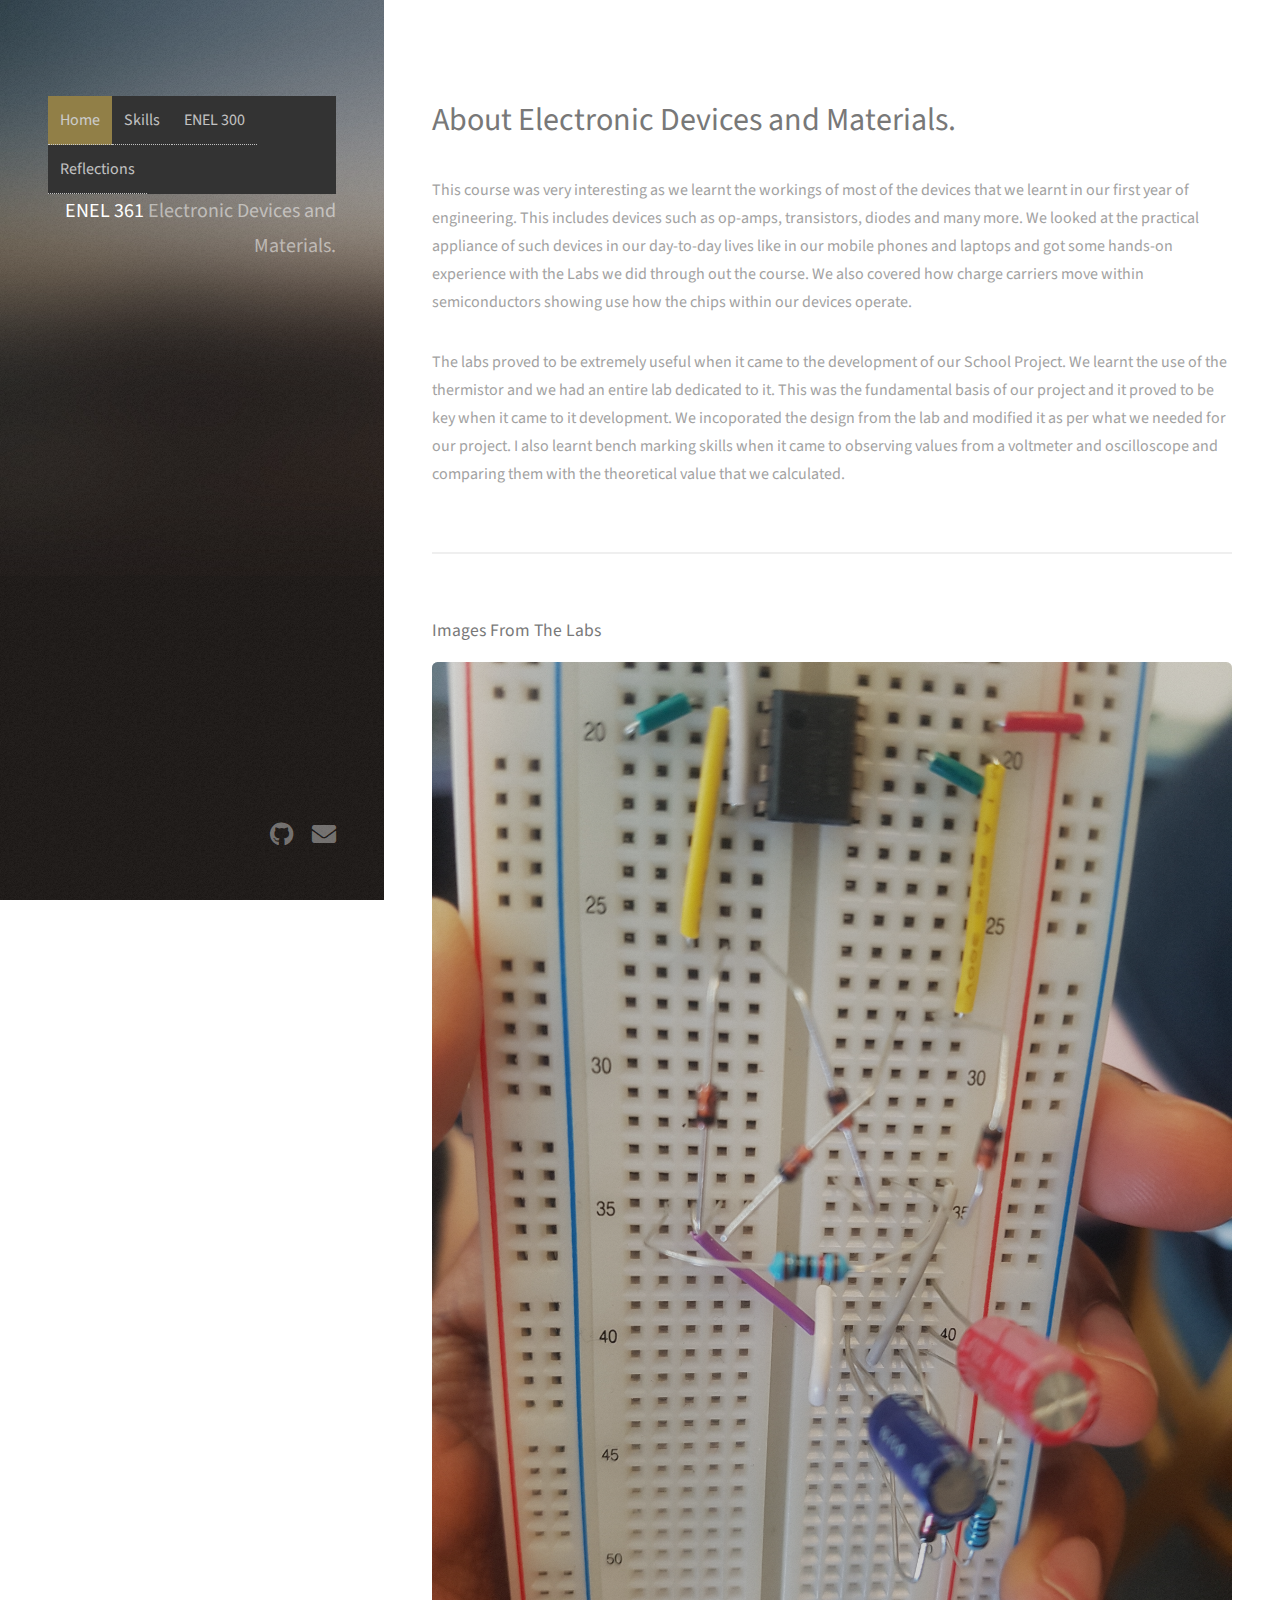
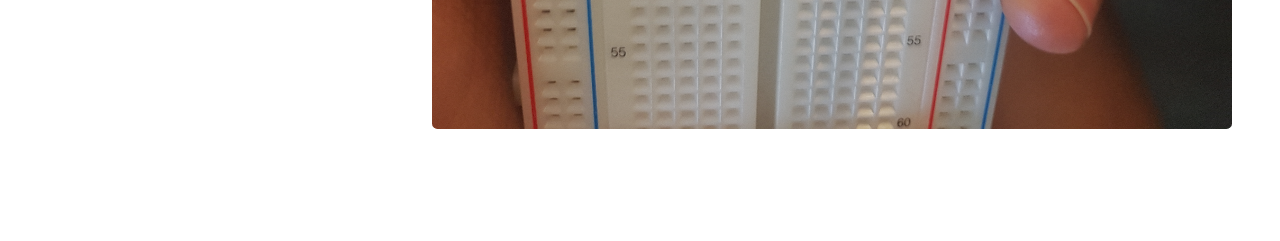
<file: enel361.html>
<html>
	<head>
		<title>Christopher Kinyua Engineering Portfolio</title>
		<meta charset="utf-8" />
		<meta name="viewport" content="width=device-width, initial-scale=1, user-scalable=no" />
		<link rel="stylesheet" href="assets/css/main.css" />
	</head>
	<body class="is-preload">

		<!-- Header -->
			<header id="header">
				
				<div class="topnav">
					<a class="active" href="index.html">Home</a>
					<a href="index.html#skills">Skills</a>
					<!-- <a href="index.html#courses">Courses</a> -->
					<a href="index.html#300">ENEL 300</a>
					<a href="index.html#reflection">Reflections</a> 
				</div>
				  
				<div class="inner">
					<h1><strong>ENEL 361</strong><br />
                        Electronic Devices and Materials.
					 </h1>
				</div>
			</header>

		<!-- Main -->
			<div id="main">

				<!-- One -->
					<section id="one">
						<header class="major">
							<h2>About Electronic Devices and Materials.</h2>
						</header>
						<p> This course was very interesting as we learnt the workings of most of the devices that we 
							learnt in our first year of engineering. This includes devices such as op-amps, transistors, 
							diodes and many more. We looked at the practical appliance of such devices in our day-to-day 
							lives like in our mobile phones and laptops and got some hands-on experience with the Labs
                            we did through out the course. We also covered how charge carriers move within semiconductors 
							showing use how the chips within our devices operate.
						</p>
                        <p>
                            The labs proved to be extremely useful when it came to the development of our School Project. 
							We learnt the use of the thermistor and we had an entire lab dedicated to it.
                            This was the fundamental basis of our project and it proved to be key when it came to it 
							development. We incoporated the design from the lab and modified it as per what we needed 
                            for our project. I also learnt bench marking skills when it came to observing values from a 
							voltmeter and oscilloscope and comparing them with the theoretical value that we calculated.
                        </p>
					</section>

                <section>
                    <h4>Images From The Labs</h4>
                    <div class="box alt">
                        <div class="row gtr-50 gtr-uniform">
                            <div class="col-12"><a href="images/thumbs/361pic1.jpg"><span class="image fit thumb"><img src="images/thumbs/361pic1.jpg" alt="Photo of a Wheatstone Bridge" /></span></div></a>
                        </div>
                    </div>
                </section>

			</div>

		<!-- Footer -->
		<footer id="footer">
			<div class="inner">
				<ul class="icons">
					<li><a href="https://github.com/christopherkinyua" class="icon brands fa-github"><span class="label">Github</span></a></li>
					<li><a href="mailto:christopher.kinyua@ucalgary.ca" class="icon solid fa-envelope"><span class="label">Email</span></a></li>
				</ul>
			</div>
		</footer>
		<!-- Scripts -->
			<script src="assets/js/jquery.min.js"></script>
			<script src="assets/js/jquery.poptrox.min.js"></script>
			<script src="assets/js/browser.min.js"></script>
			<script src="assets/js/breakpoints.min.js"></script>
			<script src="assets/js/util.js"></script>
			<script src="assets/js/main.js"></script>

	</body>
</html>
</file>
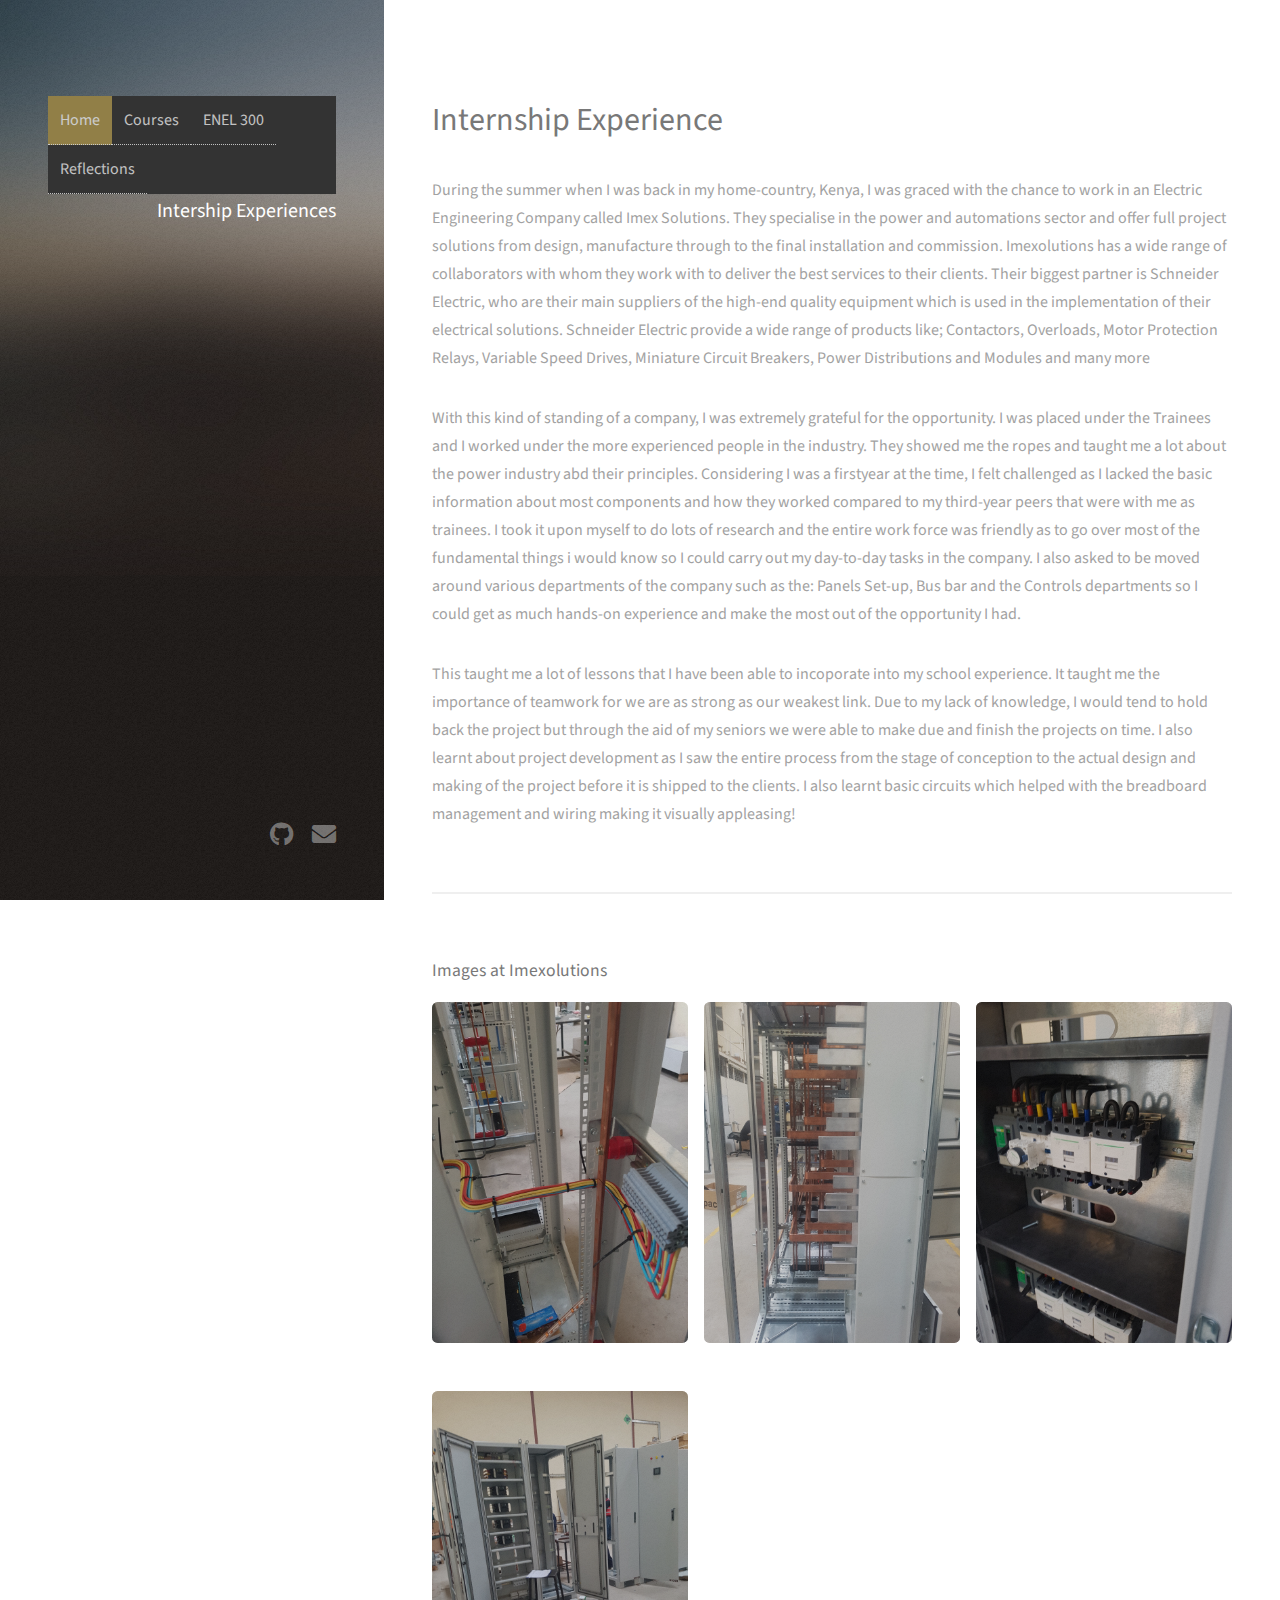
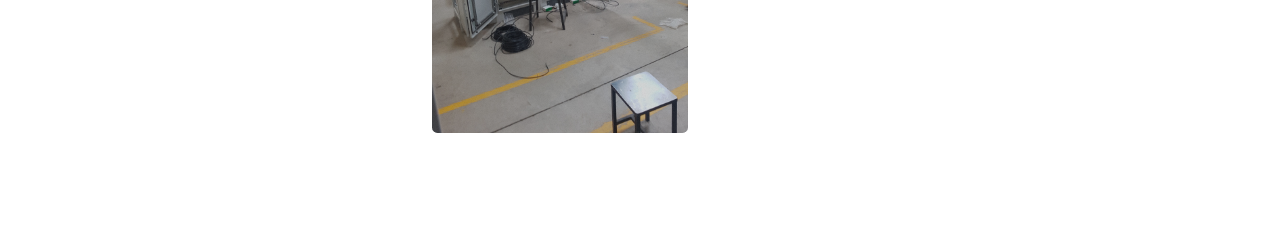
<file: Internship.html>
<html>
	<head>
		<title>Christopher Kinyua Engineering Portfolio</title>
		<meta charset="utf-8" />
		<meta name="viewport" content="width=device-width, initial-scale=1, user-scalable=no" />
		<link rel="stylesheet" href="assets/css/main.css" />
	</head>
	<body class="is-preload">

		<!-- Header -->
			<header id="header">
				<div class="topnav">
					<a class="active" href="index.html">Home</a>
					<!-- <a href="index.html#skills">Skills</a> -->
					<a href="index.html#courses">Courses</a>
					<a href="index.html#300">ENEL 300</a>
					<a href="index.html#reflection">Reflections</a> 
				</div>
				
				<div class="inner">
					<h1><strong>Intership Experiences</strong><br />
					 </h1>
				</div>
			</header>

		<!-- Main -->
			<div id="main">

				<!-- One -->
					<section id="one">
						<header class="major">
							<h2>Internship Experience</h2>
						</header>
						<p> During the summer when I was back in my home-country, Kenya, I was graced with the chance to work in an Electric Engineering Company called Imex Solutions.
							They specialise in the power and automations sector and offer full project solutions from design, manufacture through to the final installation and commission.
							Imexolutions has a wide range of collaborators with whom they work with to deliver the best services to their clients. Their biggest partner is Schneider Electric,
							who are their main suppliers of the high-end quality equipment which is used in the implementation of their electrical solutions. Schneider Electric provide a wide 
							range of products like; Contactors, Overloads, Motor Protection Relays, Variable Speed Drives, Miniature Circuit Breakers, Power Distributions and Modules and many more
						</p>
                        <p>
                            With this kind of standing of a company, I was extremely grateful for the opportunity. I was placed under the Trainees and I worked under the more experienced people in the industry.
							They showed me the ropes and taught me a lot about the power industry abd their principles. Considering I was a firstyear at the time, I felt challenged as I lacked the basic information about most components and how they worked 
							compared to my third-year peers that were with me as trainees. I took it upon myself to do lots of research and the entire work force was friendly as to go over most of the fundamental things i would know so I could carry out my day-to-day tasks in the company.
							I also asked to be moved around various departments of the company such as the: Panels Set-up, Bus bar and the Controls departments so I could get as much hands-on experience and make the most out of the opportunity I had.

                        </p>
						<p>
							This taught me a lot of lessons that I have been able to incoporate into my school experience. It taught me the importance of teamwork for we are as strong as our weakest link. Due to my lack of knowledge, I would tend to hold back the project but through the aid of my seniors we were able to make due and 
							finish the projects on time. I also learnt about project development as I saw the entire process from the stage of conception to the actual design and making of the project before it is shipped to the clients.
							I also learnt basic circuits which helped with the breadboard management and wiring making it visually appleasing! 
						</p>
					</section>

                <section>
                    <h4>Images at Imexolutions</h4>
                    <div class="box alt">
                        <div class="row gtr-50 gtr-uniform">
                            <div class="col-4"><a href="images/thumbs/imex.jpg"><span class="image fit thumb"><img src="images/thumbs/imex.jpg" alt="Photos from ImexSolutions" /></span></div></a>
							<div class="col-4"><a href="images/thumbs/imex2.jpg"><span class="image fit thumb"><img src="images/thumbs/imex2.jpg" alt="Photos from ImexSolutions" /></span></div></a>
							<div class="col-4"><a href="images/thumbs/imex3.jpg"><span class="image fit thumb"><img src="images/thumbs/imex3.jpg" alt="Photos from ImexSolutions" /></span></div></a>
							<div class="col-4"><a href="images/thumbs/imex4.jpg"><span class="image fit thumb"><img src="images/thumbs/imex4.jpg" alt="Photos from ImexSolutions" /></span></div></a>
                        </div>
                    </div>
                </section>

			</div>

		<!-- Footer -->
		<footer id="footer">
			<div class="inner">
				<ul class="icons">
					<li><a href="https://github.com/christopherkinyua" class="icon brands fa-github"><span class="label">Github</span></a></li>
					<li><a href="mailto:christopher.kinyua@ucalgary.ca" class="icon solid fa-envelope"><span class="label">Email</span></a></li>
				</ul>
			</div>
		</footer>
		<!-- Scripts -->
			<script src="assets/js/jquery.min.js"></script>
			<script src="assets/js/jquery.poptrox.min.js"></script>
			<script src="assets/js/browser.min.js"></script>
			<script src="assets/js/breakpoints.min.js"></script>
			<script src="assets/js/util.js"></script>
			<script src="assets/js/main.js"></script>

	</body>
</html>
</file>
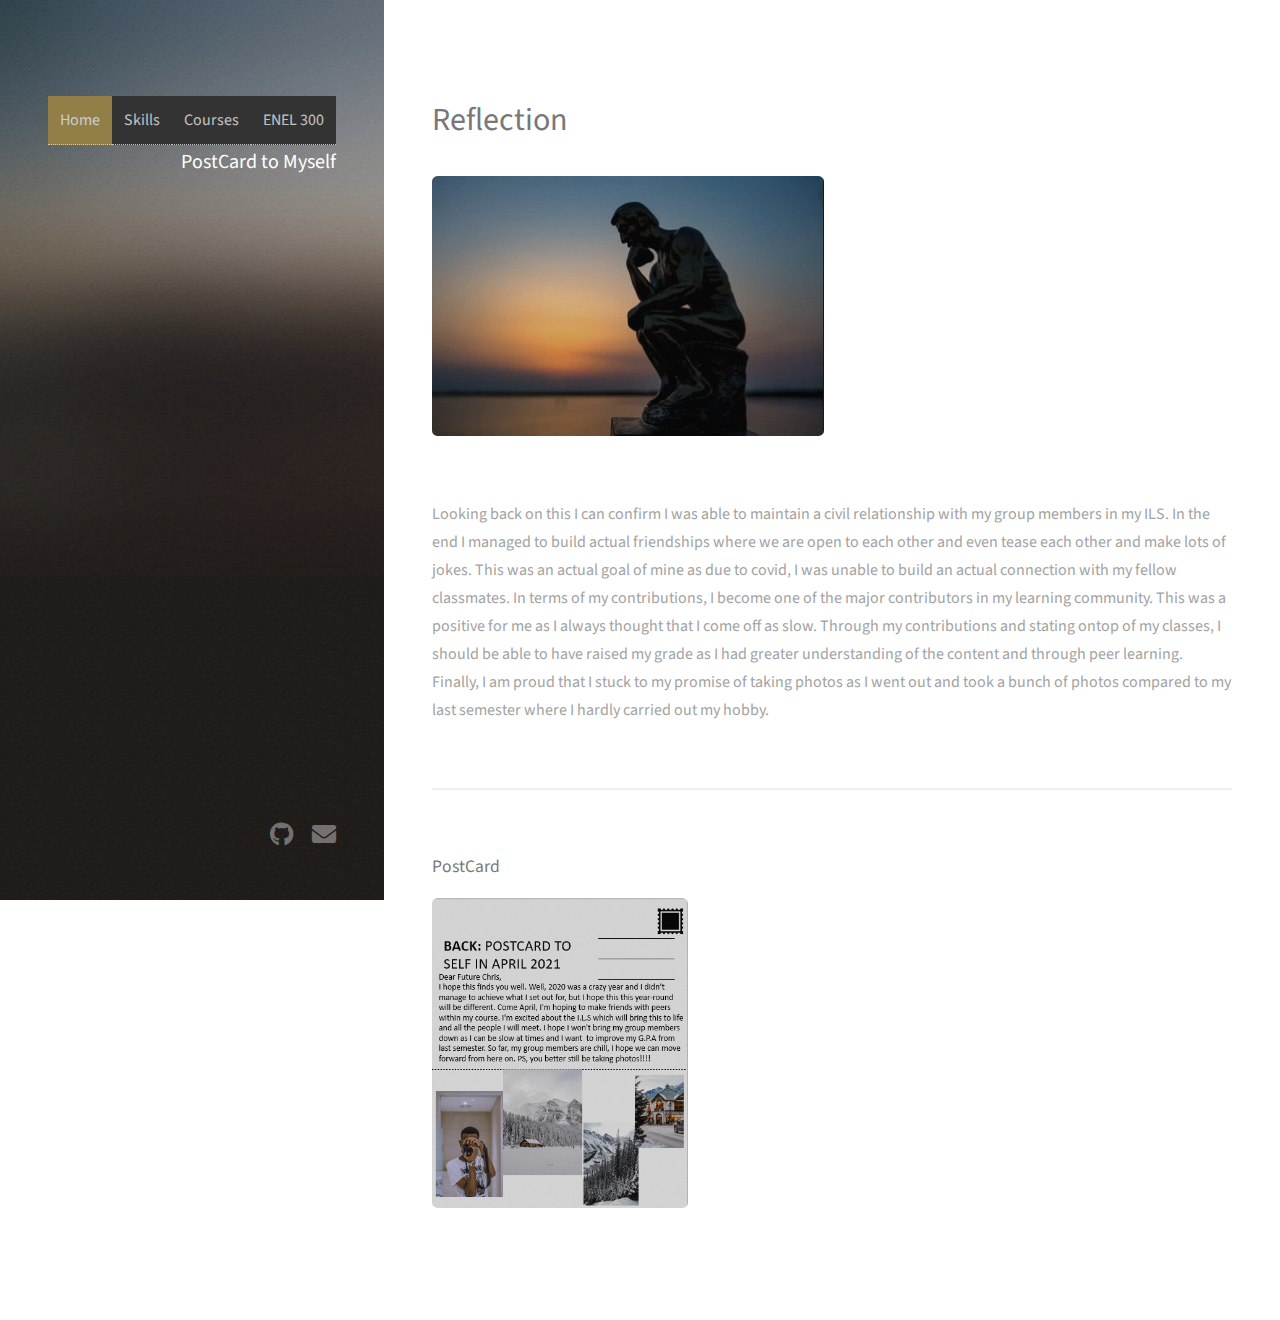
<file: PostCard.html>
<html>
	<head>
		<title>Christopher Kinyua Engineering Portfolio</title>
		<meta charset="utf-8" />
		<meta name="viewport" content="width=device-width, initial-scale=1, user-scalable=no" />
		<link rel="stylesheet" href="assets/css/main.css" />
	</head>
	<body class="is-preload">

		<!-- Header -->
			<header id="header">
                <div class="topnav">
					<a class="active" href="index.html">Home</a>
					<a href="index.html#skills">Skills</a>
					<a href="index.html#courses">Courses</a>
					<a href="index.html#300">ENEL 300</a>
					<!-- <a href="index.html#reflection">Reflections</a> -->
				</div>
				<div class="inner">
					<h1><strong>PostCard to Myself</strong><br />
					 </h1>
				</div>
			</header>

		<!-- Main -->
			<div id="main">

				<!-- One -->
					<section id="one">
						<header class="major">
							<h2>Reflection</h2>
						</header>

						<section>
							<div class="box alt">
								<div class="row gtr-50 gtr-uniform">
									<div class="col-6"><a href="images/thumbs/thinking.PNG"><span class="image fit thumb"><img src="images/thumbs/thinking.PNG" alt="Thinking Man" /></span></div></a>
								</div>
							</div>
						</section>

						<p>
                            Looking back on this I can confirm I was able to maintain a civil relationship 
                            with my group members in my ILS. In the end I managed to build actual friendships where 
							we are open to each other and even tease each other and make lots of jokes. This was an 
							actual goal of mine as due to covid, I was unable to build an actual connection with my fellow 
							classmates. In terms of my contributions, I become one of the major contributors in my learning 
							community. This was a positive for me as I always thought that I come off as slow. Through my contributions 
							and stating ontop of my classes, I should be able to have raised my grade as I had greater understanding of 
							the content and through peer learning. Finally, I am proud that I stuck to my promise of taking photos as 
                            I went out and took a bunch of photos compared to my last semester where I hardly carried out 
                            my hobby.
						</p>
					</section>

                <section>
                    <h4>PostCard</h4>
                    <div class="box alt">
                        <div class="row gtr-50 gtr-uniform">
                            <div class="col-4"><a href="images/thumbs/Postcard.PNG"><span class="image fit thumb"><img src="images/thumbs/Postcard.PNG" alt="Photo of my Post Card" /></span></div></a>
                        </div>
                    </div>
                </section>

			</div>

		<!-- Footer -->
        <footer id="footer">
            <div class="inner">
                <ul class="icons">
                    <li><a href="https://github.com/christopherkinyua" class="icon brands fa-github"><span class="label">Github</span></a></li>
                    <li><a href="mailto:christopher.kinyua@ucalgary.ca" class="icon solid fa-envelope"><span class="label">Email</span></a></li>
                </ul>
            </div>
        </footer>

		<!-- Scripts -->
			<script src="assets/js/jquery.min.js"></script>
			<script src="assets/js/jquery.poptrox.min.js"></script>
			<script src="assets/js/browser.min.js"></script>
			<script src="assets/js/breakpoints.min.js"></script>
			<script src="assets/js/util.js"></script>
			<script src="assets/js/main.js"></script>

	</body>
</html>
</file>
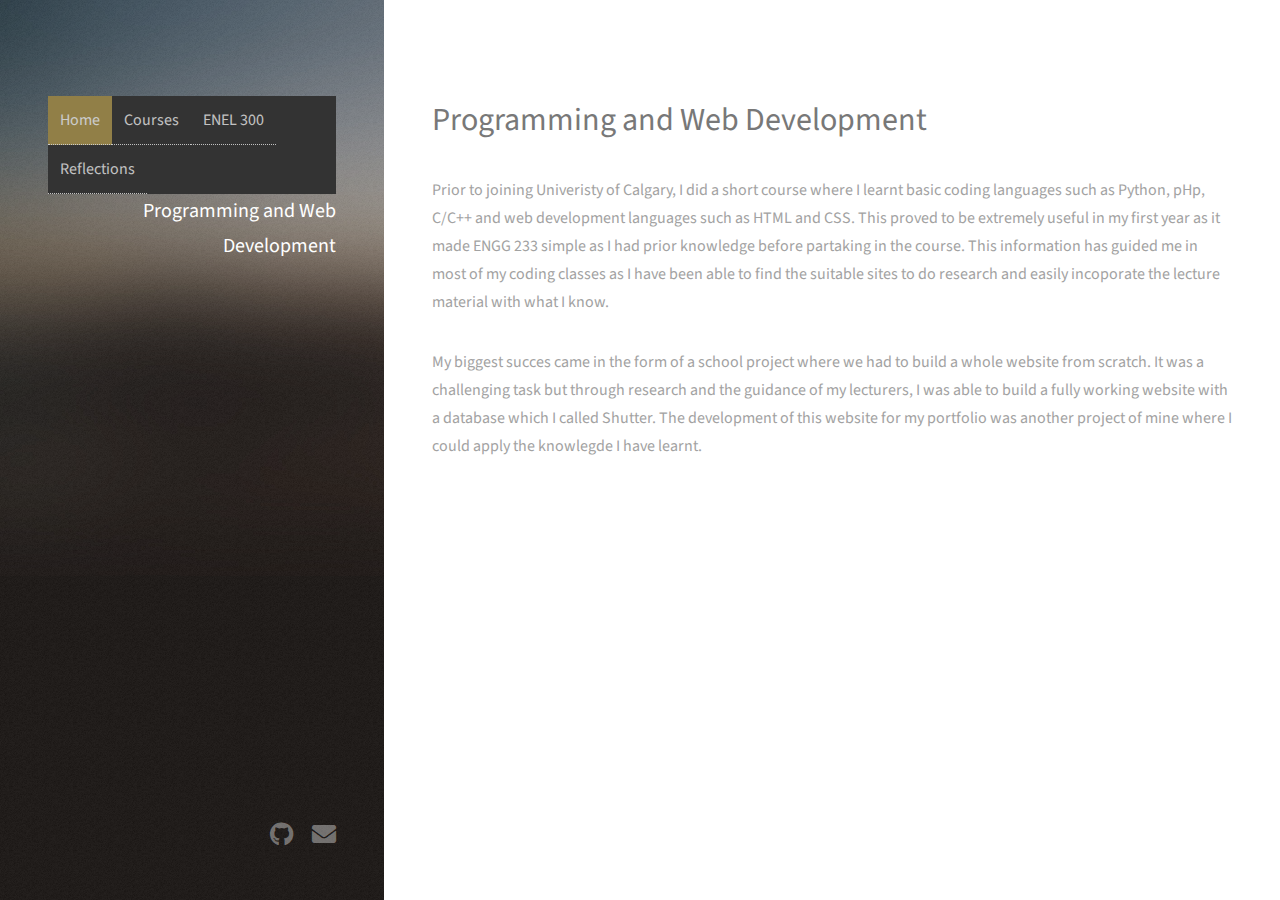
<file: Programming.html>
<html>
	<head>
		<title>Christopher Kinyua Engineering Portfolio</title>
		<meta charset="utf-8" />
		<meta name="viewport" content="width=device-width, initial-scale=1, user-scalable=no" />
		<link rel="stylesheet" href="assets/css/main.css" />
	</head>
	<body class="is-preload">

		<!-- Header -->
		<header id="header">
			<div class="topnav">
				<a class="active" href="index.html">Home</a>
				<!-- <a href="index.html#skills">Skills</a> -->
				<a href="index.html#courses">Courses</a>
				<a href="index.html#300">ENEL 300</a>
				<a href="index.html#reflection">Reflections</a> 
			</div>
			
				<div class="inner">
					<h1><strong>Programming and Web Development</strong><br />
					 </h1>
				</div>
			</header>

		<!-- Main -->
			<div id="main">

				<!-- One -->
					<section id="one">
						<header class="major">
							<h2>Programming and Web Development</h2>
						</header>
						<p> Prior to joining Univeristy of Calgary, I did a short course where I learnt basic coding languages such as Python, pHp, C/C++ and web development languages such as HTML and CSS.
							This proved to be extremely useful in my first year as it made ENGG 233 simple as I had prior knowledge before partaking in the course. 
							This information has guided me in most of my coding classes as I have been able to find the suitable sites to do research and easily incoporate the lecture material with what I know.
						</p>
                        <p>
                            My biggest succes came in the form of a school project where we had to build a whole website 
							from scratch. It was a challenging task but through research and the guidance of my lecturers, I was able 
							to build a fully working website with a database which I called Shutter. The development of 
							this website for my portfolio was another project of mine where I could apply the knowlegde 
							I have learnt.
                        </p>
					</section>



				<!-- Four -->
				<!--
					<section id="four">
						<h2>Elements</h2>

						<section>
							<h4>Text</h4>
							<p>This is <b>bold</b> and this is <strong>strong</strong>. This is <i>italic</i> and this is <em>emphasized</em>.
							This is <sup>superscript</sup> text and this is <sub>subscript</sub> text.
							This is <u>underlined</u> and this is code: <code>for (;;) { ... }</code>. Finally, <a href="#">this is a link</a>.</p>
							<hr />
							<header>
								<h4>Heading with a Subtitle</h4>
								<p>Lorem ipsum dolor sit amet nullam id egestas urna aliquam</p>
							</header>
							<p>Nunc lacinia ante nunc ac lobortis. Interdum adipiscing gravida odio porttitor sem non mi integer non faucibus ornare mi ut ante amet placerat aliquet. Volutpat eu sed ante lacinia sapien lorem accumsan varius montes viverra nibh in adipiscing blandit tempus accumsan.</p>
							<header>
								<h5>Heading with a Subtitle</h5>
								<p>Lorem ipsum dolor sit amet nullam id egestas urna aliquam</p>
							</header>
							<p>Nunc lacinia ante nunc ac lobortis. Interdum adipiscing gravida odio porttitor sem non mi integer non faucibus ornare mi ut ante amet placerat aliquet. Volutpat eu sed ante lacinia sapien lorem accumsan varius montes viverra nibh in adipiscing blandit tempus accumsan.</p>
							<hr />
							<h2>Heading Level 2</h2>
							<h3>Heading Level 3</h3>
							<h4>Heading Level 4</h4>
							<h5>Heading Level 5</h5>
							<h6>Heading Level 6</h6>
							<hr />
							<h5>Blockquote</h5>
							<blockquote>Fringilla nisl. Donec accumsan interdum nisi, quis tincidunt felis sagittis eget tempus euismod. Vestibulum ante ipsum primis in faucibus vestibulum. Blandit adipiscing eu felis iaculis volutpat ac adipiscing accumsan faucibus. Vestibulum ante ipsum primis in faucibus lorem ipsum dolor sit amet nullam adipiscing eu felis.</blockquote>
							<h5>Preformatted</h5>
							<pre><code>i = 0;

while (!deck.isInOrder()) {
print 'Iteration ' + i;
deck.shuffle();
i++;
}

print 'It took ' + i + ' iterations to sort the deck.';</code></pre>
						</section>

						<section>
							<h4>Lists</h4>
							<div class="row">
								<div class="col-6 col-12-xsmall">
									<h5>Unordered</h5>
									<ul>
										<li>Dolor pulvinar etiam magna etiam.</li>
										<li>Sagittis adipiscing lorem eleifend.</li>
										<li>Felis enim feugiat dolore viverra.</li>
									</ul>
									<h5>Alternate</h5>
									<ul class="alt">
										<li>Dolor pulvinar etiam magna etiam.</li>
										<li>Sagittis adipiscing lorem eleifend.</li>
										<li>Felis enim feugiat dolore viverra.</li>
									</ul>
								</div>
								<div class="col-6 col-12-xsmall">
									<h5>Ordered</h5>
									<ol>
										<li>Dolor pulvinar etiam magna etiam.</li>
										<li>Etiam vel felis at lorem sed viverra.</li>
										<li>Felis enim feugiat dolore viverra.</li>
										<li>Dolor pulvinar etiam magna etiam.</li>
										<li>Etiam vel felis at lorem sed viverra.</li>
										<li>Felis enim feugiat dolore viverra.</li>
									</ol>
									<h5>Icons</h5>
									<ul class="icons">
										<li><a href="#" class="icon brands fa-twitter"><span class="label">Twitter</span></a></li>
										<li><a href="#" class="icon brands fa-facebook-f"><span class="label">Facebook</span></a></li>
										<li><a href="#" class="icon brands fa-instagram"><span class="label">Instagram</span></a></li>
										<li><a href="#" class="icon brands fa-github"><span class="label">Github</span></a></li>
										<li><a href="#" class="icon brands fa-dribbble"><span class="label">Dribbble</span></a></li>
										<li><a href="#" class="icon brands fa-tumblr"><span class="label">Tumblr</span></a></li>
									</ul>
								</div>
							</div>
							<h5>Actions</h5>
							<ul class="actions">
								<li><a href="#" class="button primary">Default</a></li>
								<li><a href="#" class="button">Default</a></li>
							</ul>
							<ul class="actions small">
								<li><a href="#" class="button primary small">Small</a></li>
								<li><a href="#" class="button small">Small</a></li>
							</ul>
							<div class="row">
								<div class="col-6 col-12-small">
									<ul class="actions stacked">
										<li><a href="#" class="button primary">Default</a></li>
										<li><a href="#" class="button">Default</a></li>
									</ul>
								</div>
								<div class="col-6 col-12-small">
									<ul class="actions stacked">
										<li><a href="#" class="button primary small">Small</a></li>
										<li><a href="#" class="button small">Small</a></li>
									</ul>
								</div>
								<div class="col-6 col-12-small">
									<ul class="actions stacked">
										<li><a href="#" class="button primary fit">Default</a></li>
										<li><a href="#" class="button fit">Default</a></li>
									</ul>
								</div>
								<div class="col-6 col-12-small">
									<ul class="actions stacked">
										<li><a href="#" class="button primary small fit">Small</a></li>
										<li><a href="#" class="button small fit">Small</a></li>
									</ul>
								</div>
							</div>
						</section>

						<section>
							<h4>Table</h4>
							<h5>Default</h5>
							<div class="table-wrapper">
								<table>
									<thead>
										<tr>
											<th>Name</th>
											<th>Description</th>
											<th>Price</th>
										</tr>
									</thead>
									<tbody>
										<tr>
											<td>Item One</td>
											<td>Ante turpis integer aliquet porttitor.</td>
											<td>29.99</td>
										</tr>
										<tr>
											<td>Item Two</td>
											<td>Vis ac commodo adipiscing arcu aliquet.</td>
											<td>19.99</td>
										</tr>
										<tr>
											<td>Item Three</td>
											<td> Morbi faucibus arcu accumsan lorem.</td>
											<td>29.99</td>
										</tr>
										<tr>
											<td>Item Four</td>
											<td>Vitae integer tempus condimentum.</td>
											<td>19.99</td>
										</tr>
										<tr>
											<td>Item Five</td>
											<td>Ante turpis integer aliquet porttitor.</td>
											<td>29.99</td>
										</tr>
									</tbody>
									<tfoot>
										<tr>
											<td colspan="2"></td>
											<td>100.00</td>
										</tr>
									</tfoot>
								</table>
							</div>

							<h5>Alternate</h5>
							<div class="table-wrapper">
								<table class="alt">
									<thead>
										<tr>
											<th>Name</th>
											<th>Description</th>
											<th>Price</th>
										</tr>
									</thead>
									<tbody>
										<tr>
											<td>Item One</td>
											<td>Ante turpis integer aliquet porttitor.</td>
											<td>29.99</td>
										</tr>
										<tr>
											<td>Item Two</td>
											<td>Vis ac commodo adipiscing arcu aliquet.</td>
											<td>19.99</td>
										</tr>
										<tr>
											<td>Item Three</td>
											<td> Morbi faucibus arcu accumsan lorem.</td>
											<td>29.99</td>
										</tr>
										<tr>
											<td>Item Four</td>
											<td>Vitae integer tempus condimentum.</td>
											<td>19.99</td>
										</tr>
										<tr>
											<td>Item Five</td>
											<td>Ante turpis integer aliquet porttitor.</td>
											<td>29.99</td>
										</tr>
									</tbody>
									<tfoot>
										<tr>
											<td colspan="2"></td>
											<td>100.00</td>
										</tr>
									</tfoot>
								</table>
							</div>
						</section>

						<section>
							<h4>Buttons</h4>
							<ul class="actions">
								<li><a href="#" class="button primary">Primary</a></li>
								<li><a href="#" class="button">Default</a></li>
							</ul>
							<ul class="actions">
								<li><a href="#" class="button large">Large</a></li>
								<li><a href="#" class="button">Default</a></li>
								<li><a href="#" class="button small">Small</a></li>
							</ul>
							<ul class="actions fit">
								<li><a href="#" class="button primary fit">Fit</a></li>
								<li><a href="#" class="button fit">Fit</a></li>
							</ul>
							<ul class="actions fit small">
								<li><a href="#" class="button primary fit small">Fit + Small</a></li>
								<li><a href="#" class="button fit small">Fit + Small</a></li>
							</ul>
							<ul class="actions">
								<li><a href="#" class="button primary icon solid fa-download">Icon</a></li>
								<li><a href="#" class="button icon solid fa-download">Icon</a></li>
							</ul>
							<ul class="actions">
								<li><span class="button primary disabled">Primary</span></li>
								<li><span class="button disabled">Default</span></li>
							</ul>
						</section>

						<section>
							<h4>Form</h4>
							<form method="post" action="#">
								<div class="row gtr-uniform gtr-50">
									<div class="col-6 col-12-xsmall">
										<input type="text" name="demo-name" id="demo-name" value="" placeholder="Name" />
									</div>
									<div class="col-6 col-12-xsmall">
										<input type="email" name="demo-email" id="demo-email" value="" placeholder="Email" />
									</div>
									<div class="col-12">
										<select name="demo-category" id="demo-category">
											<option value="">- Category -</option>
											<option value="1">Manufacturing</option>
											<option value="1">Shipping</option>
											<option value="1">Administration</option>
											<option value="1">Human Resources</option>
										</select>
									</div>
									<div class="col-4 col-12-small">
										<input type="radio" id="demo-priority-low" name="demo-priority" checked>
										<label for="demo-priority-low">Low Priority</label>
									</div>
									<div class="col-4 col-12-small">
										<input type="radio" id="demo-priority-normal" name="demo-priority">
										<label for="demo-priority-normal">Normal Priority</label>
									</div>
									<div class="col-4 col-12-small">
										<input type="radio" id="demo-priority-high" name="demo-priority">
										<label for="demo-priority-high">High Priority</label>
									</div>
									<div class="col-6 col-12-small">
										<input type="checkbox" id="demo-copy" name="demo-copy">
										<label for="demo-copy">Email me a copy of this message</label>
									</div>
									<div class="col-6 col-12-small">
										<input type="checkbox" id="demo-human" name="demo-human" checked>
										<label for="demo-human">I am a human and not a robot</label>
									</div>
									<div class="col-12">
										<textarea name="demo-message" id="demo-message" placeholder="Enter your message" rows="6"></textarea>
									</div>
									<div class="col-12">
										<ul class="actions">
											<li><input type="submit" value="Send Message" class="primary" /></li>
											<li><input type="reset" value="Reset" /></li>
										</ul>
									</div>
								</div>
							</form>
						</section>

						<section>
							<h4>Image</h4>
							<h5>Fit</h5>
							<div class="box alt">
								<div class="row gtr-50 gtr-uniform">
									<div class="col-12"><span class="image fit"><img src="images/fulls/05.jpg" alt="" /></span></div>
									<div class="col-4"><span class="image fit"><img src="images/thumbs/01.jpg" alt="" /></span></div>
									<div class="col-4"><span class="image fit"><img src="images/thumbs/02.jpg" alt="" /></span></div>
									<div class="col-4"><span class="image fit"><img src="images/thumbs/03.jpg" alt="" /></span></div>
									<div class="col-4"><span class="image fit"><img src="images/thumbs/04.jpg" alt="" /></span></div>
									<div class="col-4"><span class="image fit"><img src="images/thumbs/05.jpg" alt="" /></span></div>
									<div class="col-4"><span class="image fit"><img src="images/thumbs/06.jpg" alt="" /></span></div>
									<div class="col-4"><span class="image fit"><img src="images/thumbs/03.jpg" alt="" /></span></div>
									<div class="col-4"><span class="image fit"><img src="images/thumbs/02.jpg" alt="" /></span></div>
									<div class="col-4"><span class="image fit"><img src="images/thumbs/01.jpg" alt="" /></span></div>
								</div>
							</div>
							<h5>Left &amp; Right</h5>
							<p><span class="image left"><img src="images/avatar.jpg" alt="" /></span>Fringilla nisl. Donec accumsan interdum nisi, quis tincidunt felis sagittis eget. tempus euismod. Vestibulum ante ipsum primis in faucibus vestibulum. Blandit adipiscing eu felis iaculis volutpat ac adipiscing accumsan eu faucibus. Integer ac pellentesque praesent tincidunt felis sagittis eget. tempus euismod. Vestibulum ante ipsum primis in faucibus vestibulum. Blandit adipiscing eu felis iaculis volutpat ac adipiscing accumsan eu faucibus. Integer ac pellentesque praesent. Donec accumsan interdum nisi, quis tincidunt felis sagittis eget. tempus euismod. Vestibulum ante ipsum primis in faucibus vestibulum. Blandit adipiscing eu felis iaculis volutpat ac adipiscing accumsan eu faucibus. Integer ac pellentesque praesent tincidunt felis sagittis eget. tempus euismod. Vestibulum ante ipsum primis in faucibus vestibulum. Blandit adipiscing eu felis iaculis volutpat ac adipiscing accumsan eu faucibus. Integer ac pellentesque praesent.</p>
							<p><span class="image right"><img src="images/avatar.jpg" alt="" /></span>Fringilla nisl. Donec accumsan interdum nisi, quis tincidunt felis sagittis eget. tempus euismod. Vestibulum ante ipsum primis in faucibus vestibulum. Blandit adipiscing eu felis iaculis volutpat ac adipiscing accumsan eu faucibus. Integer ac pellentesque praesent tincidunt felis sagittis eget. tempus euismod. Vestibulum ante ipsum primis in faucibus vestibulum. Blandit adipiscing eu felis iaculis volutpat ac adipiscing accumsan eu faucibus. Integer ac pellentesque praesent. Donec accumsan interdum nisi, quis tincidunt felis sagittis eget. tempus euismod. Vestibulum ante ipsum primis in faucibus vestibulum. Blandit adipiscing eu felis iaculis volutpat ac adipiscing accumsan eu faucibus. Integer ac pellentesque praesent tincidunt felis sagittis eget. tempus euismod. Vestibulum ante ipsum primis in faucibus vestibulum. Blandit adipiscing eu felis iaculis volutpat ac adipiscing accumsan eu faucibus. Integer ac pellentesque praesent.</p>
						</section>

					</section>
				-->

			</div>

		<!-- Footer -->
		<footer id="footer">
			<div class="inner">
				<ul class="icons">
					<li><a href="https://github.com/christopherkinyua" class="icon brands fa-github"><span class="label">Github</span></a></li>
					<li><a href="mailto:christopher.kinyua@ucalgary.ca" class="icon solid fa-envelope"><span class="label">Email</span></a></li>
				</ul>
			</div>
		</footer>

		<!-- Scripts -->
			<script src="assets/js/jquery.min.js"></script>
			<script src="assets/js/jquery.poptrox.min.js"></script>
			<script src="assets/js/browser.min.js"></script>
			<script src="assets/js/breakpoints.min.js"></script>
			<script src="assets/js/util.js"></script>
			<script src="assets/js/main.js"></script>

	</body>
</html>
</file>
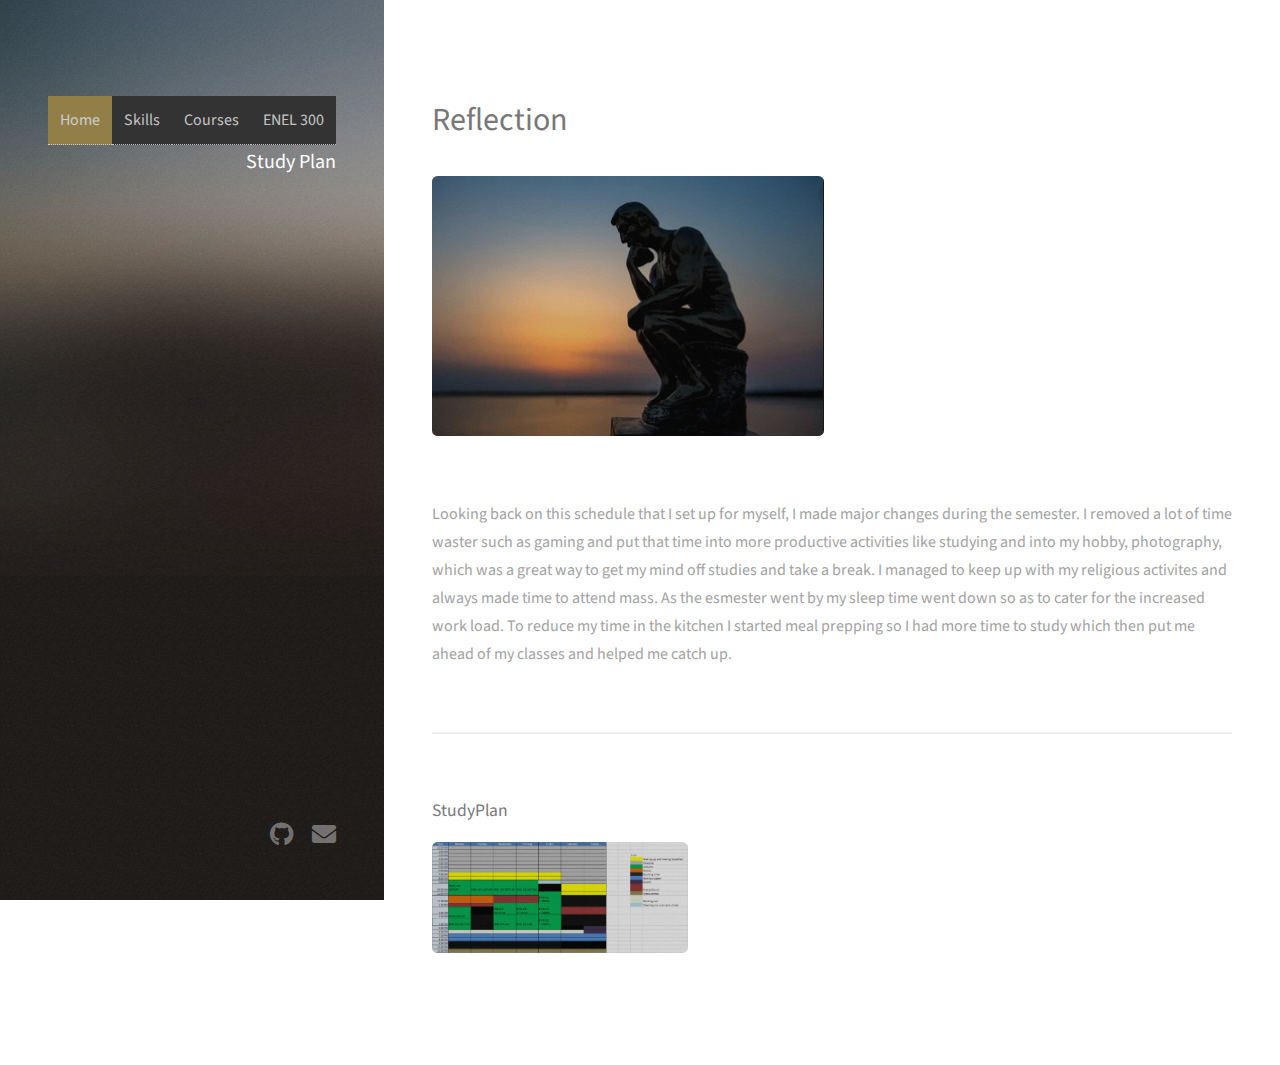
<file: StudyPlan.html>
<html>
	<head>
		<title>Christopher Kinyua Engineering Portfolio</title>
		<meta charset="utf-8" />
		<meta name="viewport" content="width=device-width, initial-scale=1, user-scalable=no" />
		<link rel="stylesheet" href="assets/css/main.css" />
	</head>
	<body class="is-preload">

		<!-- Header -->
		<header id="header">
			<div class="topnav">
				<a class="active" href="index.html">Home</a>
				<a href="index.html#skills">Skills</a>
				<a href="index.html#courses">Courses</a>
				<a href="index.html#300">ENEL 300</a>
				<!-- <a href="index.html#reflection">Reflections</a> -->
			</div>

				<div class="inner">
					<h1><strong>Study Plan</strong><br />
					 </h1>
				</div>
			</header>

		<!-- Main -->
			<div id="main">

				<!-- One -->
					<section id="one">
						<header class="major">
							<h2>Reflection</h2>
						</header>
						
						<section>
							<div class="box alt">
								<div class="row gtr-50 gtr-uniform">
									<div class="col-6"><a href="images/thumbs/thinking.PNG"><span class="image fit thumb"><img src="images/thumbs/thinking.PNG" alt="Thinking Man" /></span></div></a>
								</div>
							</div>
						</section>

						<p>
                            Looking back on this schedule that I set up for myself, I made major changes during the 
                            semester. I removed a lot of time waster such as gaming and put that time into more productive 
							activities like studying and into my hobby, photography, which was a great way to get my mind off 
							studies and take a break. I managed to keep up with my religious activites and always made time to 
							attend mass. As the esmester went by my sleep time went down so as to cater for the increased work load. 
							To reduce my time in the kitchen I started meal prepping so I had more time to study 
                            which then put me ahead of my classes and helped me catch up. 
						</p>
					</section>

                <section>
                    <h4>StudyPlan</h4>
                    <div class="box alt">
                        <div class="row gtr-50 gtr-uniform">
                            <div class="col-4"><a href="images/thumbs/studyplan.PNG"><span class="image fit thumb"><img src="images/thumbs/studyplan.PNG" alt="Photo of my Planned Schedule at the beginning of the Semester" /></span></div></a>
                        </div>
                    </div>
                </section>

			</div>

		<!-- Footer -->
        <footer id="footer">
            <div class="inner">
                <ul class="icons">
                    <li><a href="https://github.com/christopherkinyua" class="icon brands fa-github"><span class="label">Github</span></a></li>
                    <li><a href="mailto:christopher.kinyua@ucalgary.ca" class="icon solid fa-envelope"><span class="label">Email</span></a></li>
                </ul>
            </div>
        </footer>

		<!-- Scripts -->
			<script src="assets/js/jquery.min.js"></script>
			<script src="assets/js/jquery.poptrox.min.js"></script>
			<script src="assets/js/browser.min.js"></script>
			<script src="assets/js/breakpoints.min.js"></script>
			<script src="assets/js/util.js"></script>
			<script src="assets/js/main.js"></script>

	</body>
</html>
</file>
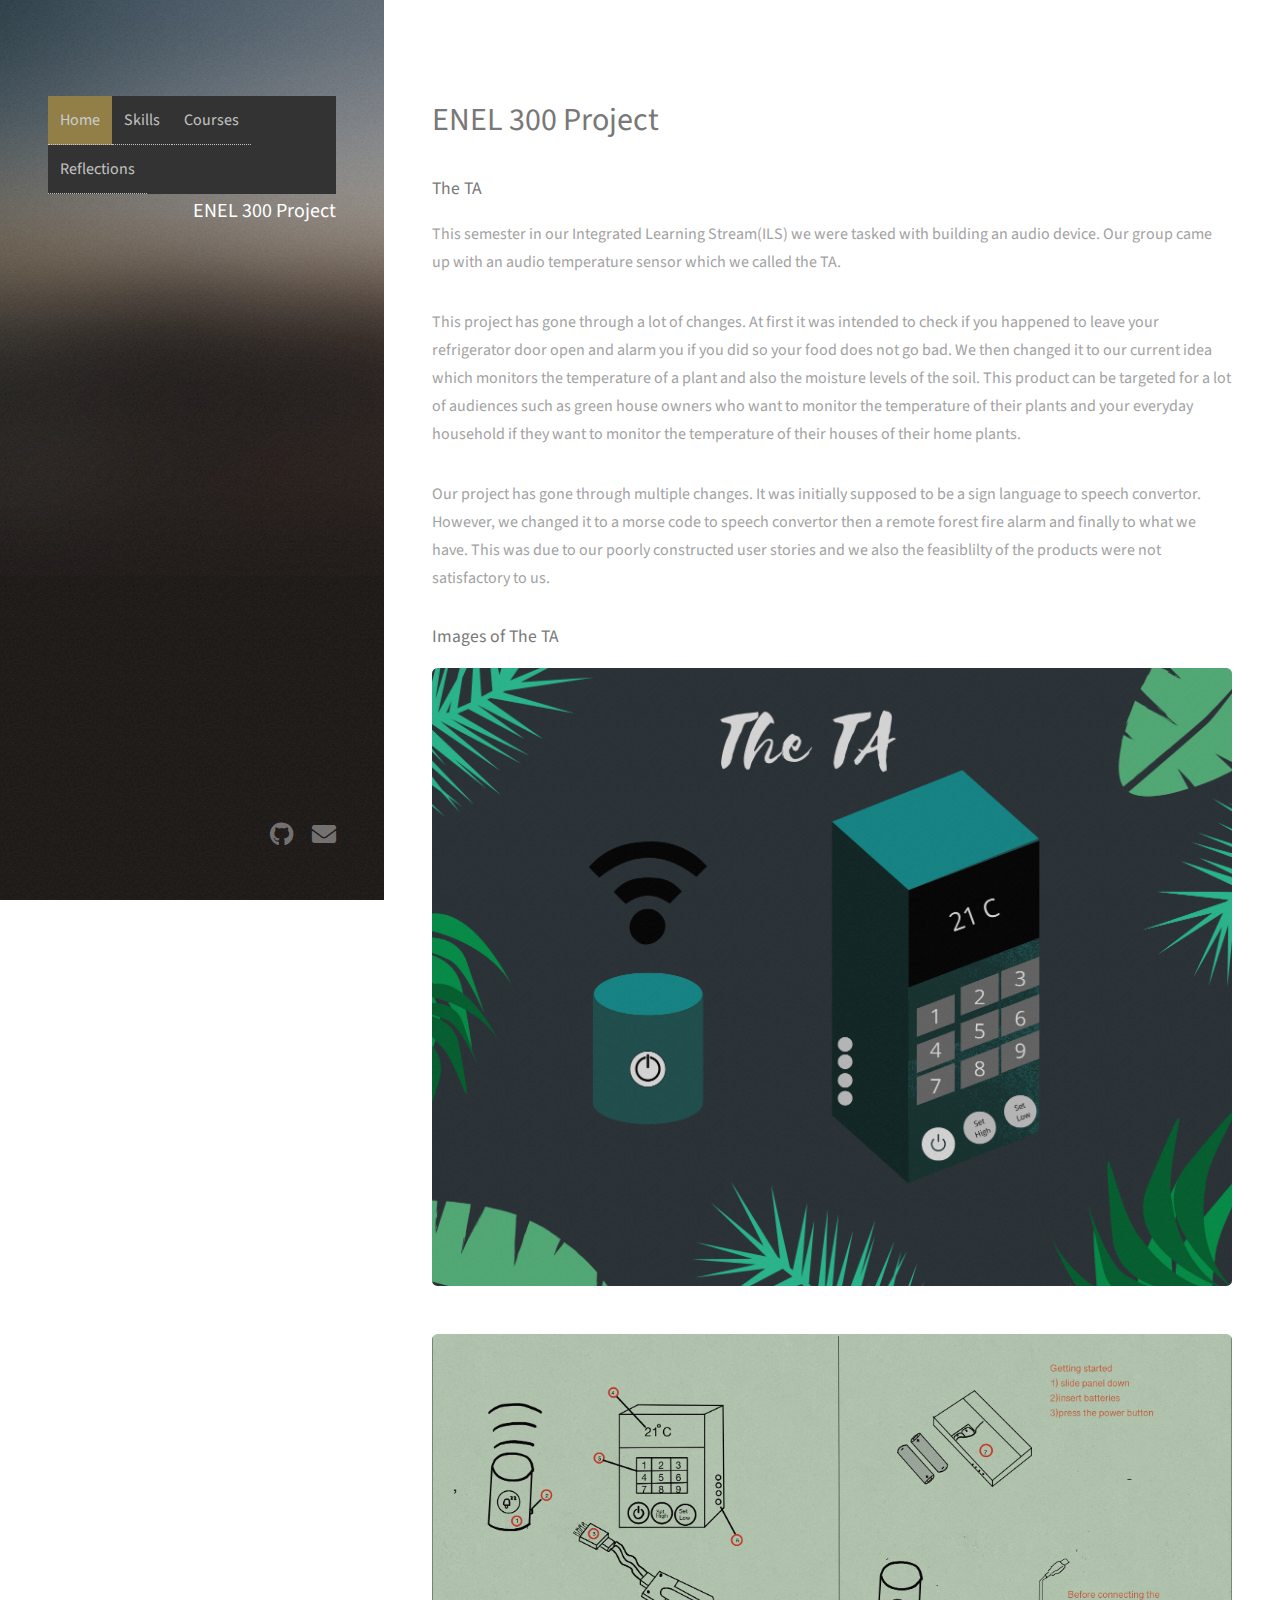
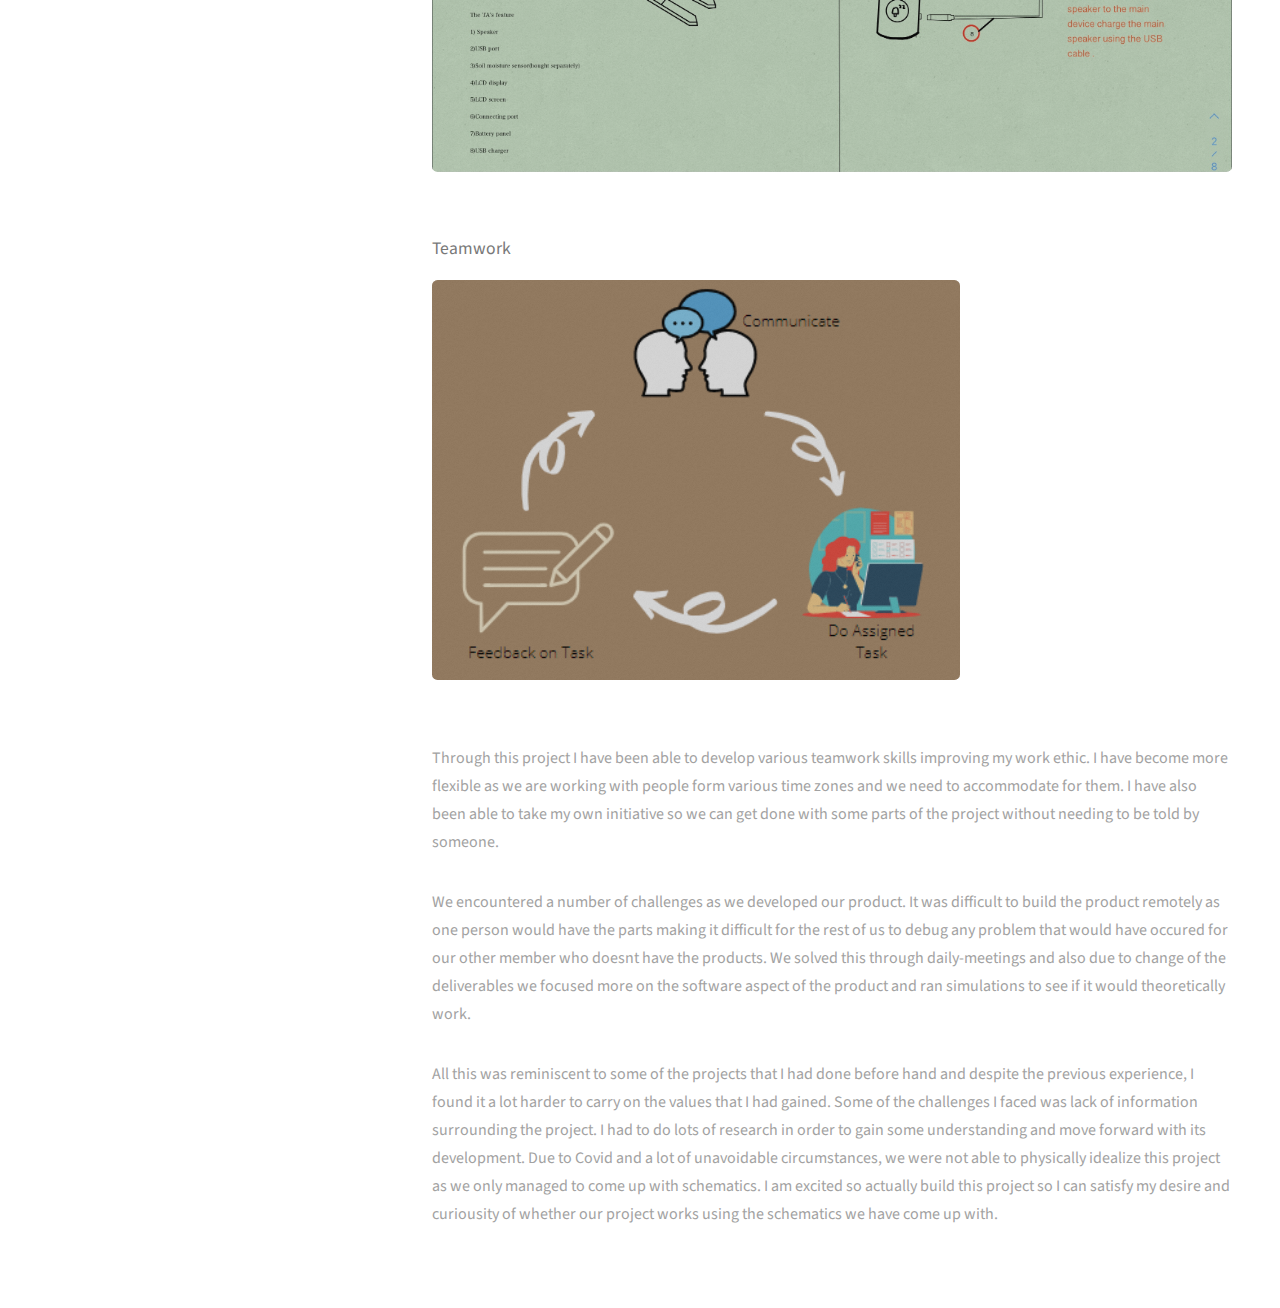
<file: TheTA.html>
<html>
	<head>
		<title>Christopher Kinyua Engineering Portfolio</title>
		<meta charset="utf-8" />
		<meta name="viewport" content="width=device-width, initial-scale=1, user-scalable=no" />
		<link rel="stylesheet" href="assets/css/main.css" />
	</head>
	<body class="is-preload">

		<!-- Header -->
			<header id="header">

				<div class="topnav">
					<a class="active" href="index.html">Home</a>
					<a href="index.html#skills">Skills</a>
					<a href="index.html#courses">Courses</a>
					<!-- <a href="index.html#300">ENEL 300</a> -->
					<a href="index.html#reflection">Reflections</a> 
				</div>

				<div class="inner">
					<h1><strong>ENEL 300 Project</strong><br />
					 </h1>
				</div>
			</header>

		<!-- Main -->
			<div id="main">

				<!-- One -->
					<section id="one">
						<header class="major">
							<h2>ENEL 300 Project</h2>
						</header>

						<h4>The TA</h4>
						<p> 
							This semester in our Integrated Learning Stream(ILS) we were tasked with building an audio device. 
							Our group came up with an audio temperature sensor which we called the TA.
						</p>
                        <p>
							This project has gone through a lot of changes. At first it was intended to check if you happened to 
							leave your refrigerator door open and alarm you if you did so your food does not go bad. We then changed it to 
							our current idea which monitors the temperature of a plant and also the moisture levels of the soil.
							This product can be targeted for a lot of audiences such as green house owners who want to monitor the temperature 
							of their plants and your everyday household if they want to monitor the temperature of their houses of their 
							home plants.
                        </p>
						<p>
							Our project has gone through multiple changes. It was initially supposed to be a sign language to speech convertor. 
							However, we changed it to a morse code to speech convertor then a remote forest fire alarm and finally to what we have. 
							This was due to our poorly constructed user stories and we also the feasiblilty of the products were not satisfactory to us.
						</p>

						<section>
							<h4>Images of The TA</h4>
							<div class="box alt">
								<div class="row gtr-50 gtr-uniform">
									<div class="col-12"><a href="images/thumbs/3D Model of TA.png"><span class="image fit thumb"><img src="images/thumbs/3D Model of TA.png" alt="3D Model of The TA" /></span></div></a>
									<div class="col-12"><a href="images/thumbs/The TA's feature .jpg"><span class="image fit thumb"><img src="images/thumbs/The TA's feature .jpg" alt="Components of The TA" /></span></div></a>
								</div>
							</div>
						</section>

						<h4>Teamwork</h4>

						<section>
							<div class="box alt">
								<div class="row gtr-50 gtr-uniform">
									<div class="col-8"><a href="images/thumbs/team.PNG"><span class="image fit thumb"><img src="images/thumbs/team.PNG" alt="Teamwork Process we Approached" /></span></div></a>
								</div>
							</div>
						</section>

						<p>
							Through this project I have been able to develop various teamwork skills improving my work ethic. 
							I have become more flexible as we are working with people form various time zones and we need to accommodate 
							for them. I have also been able to take my own initiative so we can get done with some parts of the project 
							without needing to be told by someone. 
						</p>
						<p>
							We encountered a number of challenges as we developed our product. It was difficult to build the product remotely 
							as one person would have the parts making it difficult for the rest of us to debug any problem that would have occured 
							for our other member who doesnt have the products. We solved this through daily-meetings and also due to change of the 
							deliverables we focused more on the software aspect of the product and ran simulations to see if it would theoretically work.
						</p>
						<p>
							All this was reminiscent to some of the projects that I had done before hand and despite the previous experience, I found it 
							a lot harder to carry on the values that I had gained. Some of the challenges I faced was lack of information surrounding the 
							project. I had to do lots of research in order to gain some understanding and move forward with its development.
							Due to Covid and a lot of unavoidable circumstances, we were not able to physically idealize this project as we only managed to 
							come up with schematics. I am excited so actually build this project so I can satisfy my desire and curiousity of whether 
							our project works using the schematics we have come up with.
						</p>
					</section>
			</div>

		<!-- Footer -->
		<footer id="footer">
			<div class="inner">
				<ul class="icons">
					<li><a href="https://github.com/christopherkinyua" class="icon brands fa-github"><span class="label">Github</span></a></li>
					<li><a href="mailto:christopher.kinyua@ucalgary.ca" class="icon solid fa-envelope"><span class="label">Email</span></a></li>
				</ul>
			</div>
		</footer>

		<!-- Scripts -->
			<script src="assets/js/jquery.min.js"></script>
			<script src="assets/js/jquery.poptrox.min.js"></script>
			<script src="assets/js/browser.min.js"></script>
			<script src="assets/js/breakpoints.min.js"></script>
			<script src="assets/js/util.js"></script>
			<script src="assets/js/main.js"></script>

	</body>
</html>
</file>
<file: assets/css/main.css>
@import url("fontawesome-all.min.css");
@import url("https://fonts.googleapis.com/css?family=Source+Sans+Pro:400,400italic");

/*
	Strata by HTML5 UP
	html5up.net | @ajlkn
	Free for personal and commercial use under the CCA 3.0 license (html5up.net/license)
*/

html, body, div, span, applet, object,
iframe, h1, h2, h3, h4, h5, h6, p, blockquote,
pre, a, abbr, acronym, address, big, cite,
code, del, dfn, em, img, ins, kbd, q, s, samp,
small, strike, strong, sub, sup, tt, var, b,
u, i, center, dl, dt, dd, ol, ul, li, fieldset,
form, label, legend, table, caption, tbody,
tfoot, thead, tr, th, td, article, aside,
canvas, details, embed, figure, figcaption,
footer, header, hgroup, menu, nav, output, ruby,
section, summary, time, mark, audio, video {
	margin: 0;
	padding: 0;
	border: 0;
	font-size: 100%;
	font: inherit;
	vertical-align: baseline;}

article, aside, details, figcaption, figure,
footer, header, hgroup, menu, nav, section {
	display: block;}

body {
	line-height: 1;
}

ol, ul {
	list-style: none;
}

blockquote, q {
	quotes: none;
}

	blockquote:before, blockquote:after, q:before, q:after {
		content: '';
		content: none;
	}

table {
	border-collapse: collapse;
	border-spacing: 0;
}

body {
	-webkit-text-size-adjust: none;
}

mark {
	background-color: transparent;
	color: inherit;
}

input::-moz-focus-inner {
	border: 0;
	padding: 0;
}

input, select, textarea {
	-moz-appearance: none;
	-webkit-appearance: none;
	-ms-appearance: none;
	appearance: none;
}

/* Basic */

	html {
		box-sizing: border-box;
	}

	*, *:before, *:after {
		box-sizing: inherit;
	}

	body {
		background: #fff;
	}

		body.is-preload *, body.is-preload *:before, body.is-preload *:after {
			-moz-animation: none !important;
			-webkit-animation: none !important;
			-ms-animation: none !important;
			animation: none !important;
			-moz-transition: none !important;
			-webkit-transition: none !important;
			-ms-transition: none !important;
			transition: none !important;
		}

	body, input, select, textarea {
		color: #a2a2a2;
		font-family: "Source Sans Pro", Helvetica, sans-serif;
		font-size: 16pt;
		font-weight: 400;
		line-height: 1.75em;
	}

	a {
		-moz-transition: color 0.2s ease-in-out, border-color 0.2s ease-in-out;
		-webkit-transition: color 0.2s ease-in-out, border-color 0.2s ease-in-out;
		-ms-transition: color 0.2s ease-in-out, border-color 0.2s ease-in-out;
		transition: color 0.2s ease-in-out, border-color 0.2s ease-in-out;
		border-bottom: dotted 1px;
		color: #49bf9d;
		text-decoration: none;
	}

		a:hover {
			border-bottom-color: transparent;
			color: #49bf9d !important;
			text-decoration: none;
		}

	strong, b {
		color: #787878;
		font-weight: 400;
	}

	em, i {
		font-style: italic;
	}

	p {
		margin: 0 0 2em 0;
	}

	h1, h2, h3, h4, h5, h6 {
		color: #787878;
		font-weight: 400;
		line-height: 1em;
		margin: 0 0 1em 0;
	}

		h1 a, h2 a, h3 a, h4 a, h5 a, h6 a {
			color: inherit;
			text-decoration: none;
		}

	h1 {
		font-size: 2em;
		line-height: 1.5em;
	}

	h2 {
		font-size: 1.5em;
		line-height: 1.5em;
	}

	h3 {
		font-size: 1.25em;
		line-height: 1.5em;
	}

	h4 {
		font-size: 1.1em;
		line-height: 1.5em;
	}

	h5 {
		font-size: 0.9em;
		line-height: 1.5em;
	}

	h6 {
		font-size: 0.7em;
		line-height: 1.5em;
	}

	sub {
		font-size: 0.8em;
		position: relative;
		top: 0.5em;
	}

	sup {
		font-size: 0.8em;
		position: relative;
		top: -0.5em;
	}

	hr {
		border: 0;
		border-bottom: solid 2px #efefef;
		margin: 2em 0;
	}

		hr.major {
			margin: 3em 0;
		}

	blockquote {
		border-left: solid 6px #efefef;
		font-style: italic;
		margin: 0 0 2em 0;
		padding: 0.5em 0 0.5em 1.5em;
	}

	code {
		background: #f7f7f7;
		border-radius: 0.35em;
		border: solid 2px #efefef;
		font-family: "Courier New", monospace;
		font-size: 0.9em;
		margin: 0 0.25em;
		padding: 0.25em 0.65em;
	}

	pre {
		-webkit-overflow-scrolling: touch;
		font-family: "Courier New", monospace;
		font-size: 0.9em;
		margin: 0 0 2em 0;
	}

		pre code {
			display: block;
			line-height: 1.75em;
			padding: 1em 1.5em;
			overflow-x: auto;
		}

	.align-left {
		text-align: left;
	}

	.align-center {
		text-align: center;
	}

	.align-right {
		text-align: right;
	}

/* Container */

	.container {
		margin: 0 auto;
		max-width: calc(100% - 4em);
		width: 100%;
	}

		.container.xsmall {
			width: 25%;
		}

		.container.small {
			width: 50%;
		}

		.container.medium {
			width: 75%;
		}

		.container.large {
			width: 125%;
		}

		.container.xlarge {
			width: 150%;
		}

		.container.max {
			width: 100%;
		}

		@media screen and (max-width: 980px) {

			.container {
				width: 100% !important;
				max-width: 100% !important;
			}

		}

		@media screen and (max-width: 480px) {

			.container {
				max-width: calc(100% - 3em);
			}

		}

/* Row */

	.row {
		display: flex;
		flex-wrap: wrap;
		box-sizing: border-box;
		align-items: stretch;
	}

		.row > * {
			box-sizing: border-box;
		}

		.row.gtr-uniform > * > :last-child {
			margin-bottom: 0;
		}

		.row.aln-left {
			justify-content: flex-start;
		}

		.row.aln-center {
			justify-content: center;
		}

		.row.aln-right {
			justify-content: flex-end;
		}

		.row.aln-top {
			align-items: flex-start;
		}

		.row.aln-middle {
			align-items: center;
		}

		.row.aln-bottom {
			align-items: flex-end;
		}

		.row > .imp {
			order: -1;
		}

		.row > .col-1 {
			width: 8.33333%;
		}

		.row > .off-1 {
			margin-left: 8.33333%;
		}

		.row > .col-2 {
			width: 16.66667%;
		}

		.row > .off-2 {
			margin-left: 16.66667%;
		}

		.row > .col-3 {
			width: 25%;
		}

		.row > .off-3 {
			margin-left: 25%;
		}

		.row > .col-4 {
			width: 33.33333%;
		}

		.row > .off-4 {
			margin-left: 33.33333%;
		}

		.row > .col-5 {
			width: 41.66667%;
		}

		.row > .off-5 {
			margin-left: 41.66667%;
		}

		.row > .col-6 {
			width: 50%;
		}

		.row > .off-6 {
			margin-left: 50%;
		}

		.row > .col-7 {
			width: 58.33333%;
		}

		.row > .off-7 {
			margin-left: 58.33333%;
		}

		.row > .col-8 {
			width: 66.66667%;
		}

		.row > .off-8 {
			margin-left: 66.66667%;
		}

		.row > .col-9 {
			width: 75%;
		}

		.row > .off-9 {
			margin-left: 75%;
		}

		.row > .col-10 {
			width: 83.33333%;
		}

		.row > .off-10 {
			margin-left: 83.33333%;
		}

		.row > .col-11 {
			width: 91.66667%;
		}

		.row > .off-11 {
			margin-left: 91.66667%;
		}

		.row > .col-12 {
			width: 100%;
		}

		.row > .off-12 {
			margin-left: 100%;
		}

		.row.gtr-0 {
			margin-top: 0;
			margin-left: 0em;
		}

			.row.gtr-0 > * {
				padding: 0 0 0 0em;
			}

			.row.gtr-0.gtr-uniform {
				margin-top: 0em;
			}

				.row.gtr-0.gtr-uniform > * {
					padding-top: 0em;
				}

		.row.gtr-25 {
			margin-top: 0;
			margin-left: -0.625em;
		}

			.row.gtr-25 > * {
				padding: 0 0 0 0.625em;
			}

			.row.gtr-25.gtr-uniform {
				margin-top: -0.625em;
			}

				.row.gtr-25.gtr-uniform > * {
					padding-top: 0.625em;
				}

		.row.gtr-50 {
			margin-top: 0;
			margin-left: -1.25em;
		}

			.row.gtr-50 > * {
				padding: 0 0 0 1.25em;
			}

			.row.gtr-50.gtr-uniform {
				margin-top: -1.25em;
			}

				.row.gtr-50.gtr-uniform > * {
					padding-top: 1.25em;
				}

		.row {
			margin-top: 0;
			margin-left: -2.5em;
		}

			.row > * {
				padding: 0 0 0 2.5em;
			}

			.row.gtr-uniform {
				margin-top: -2.5em;
			}

				.row.gtr-uniform > * {
					padding-top: 2.5em;
				}

		.row.gtr-150 {
			margin-top: 0;
			margin-left: -3.75em;
		}

			.row.gtr-150 > * {
				padding: 0 0 0 3.75em;
			}

			.row.gtr-150.gtr-uniform {
				margin-top: -3.75em;
			}

				.row.gtr-150.gtr-uniform > * {
					padding-top: 3.75em;
				}

		.row.gtr-200 {
			margin-top: 0;
			margin-left: -5em;
		}

			.row.gtr-200 > * {
				padding: 0 0 0 5em;
			}

			.row.gtr-200.gtr-uniform {
				margin-top: -5em;
			}

				.row.gtr-200.gtr-uniform > * {
					padding-top: 5em;
				}

		@media screen and (max-width: 1800px) {

			.row {
				display: flex;
				flex-wrap: wrap;
				box-sizing: border-box;
				align-items: stretch;
			}

				.row > * {
					box-sizing: border-box;
				}

				.row.gtr-uniform > * > :last-child {
					margin-bottom: 0;
				}

				.row.aln-left {
					justify-content: flex-start;
				}

				.row.aln-center {
					justify-content: center;
				}

				.row.aln-right {
					justify-content: flex-end;
				}

				.row.aln-top {
					align-items: flex-start;
				}

				.row.aln-middle {
					align-items: center;
				}

				.row.aln-bottom {
					align-items: flex-end;
				}

				.row > .imp-xlarge {
					order: -1;
				}

				.row > .col-1-xlarge {
					width: 8.33333%;
				}

				.row > .off-1-xlarge {
					margin-left: 8.33333%;
				}

				.row > .col-2-xlarge {
					width: 16.66667%;
				}

				.row > .off-2-xlarge {
					margin-left: 16.66667%;
				}

				.row > .col-3-xlarge {
					width: 25%;
				}

				.row > .off-3-xlarge {
					margin-left: 25%;
				}

				.row > .col-4-xlarge {
					width: 33.33333%;
				}

				.row > .off-4-xlarge {
					margin-left: 33.33333%;
				}

				.row > .col-5-xlarge {
					width: 41.66667%;
				}

				.row > .off-5-xlarge {
					margin-left: 41.66667%;
				}

				.row > .col-6-xlarge {
					width: 50%;
				}

				.row > .off-6-xlarge {
					margin-left: 50%;
				}

				.row > .col-7-xlarge {
					width: 58.33333%;
				}

				.row > .off-7-xlarge {
					margin-left: 58.33333%;
				}

				.row > .col-8-xlarge {
					width: 66.66667%;
				}

				.row > .off-8-xlarge {
					margin-left: 66.66667%;
				}

				.row > .col-9-xlarge {
					width: 75%;
				}

				.row > .off-9-xlarge {
					margin-left: 75%;
				}

				.row > .col-10-xlarge {
					width: 83.33333%;
				}

				.row > .off-10-xlarge {
					margin-left: 83.33333%;
				}

				.row > .col-11-xlarge {
					width: 91.66667%;
				}

				.row > .off-11-xlarge {
					margin-left: 91.66667%;
				}

				.row > .col-12-xlarge {
					width: 100%;
				}

				.row > .off-12-xlarge {
					margin-left: 100%;
				}

				.row.gtr-0 {
					margin-top: 0;
					margin-left: 0em;
				}

					.row.gtr-0 > * {
						padding: 0 0 0 0em;
					}

					.row.gtr-0.gtr-uniform {
						margin-top: 0em;
					}

						.row.gtr-0.gtr-uniform > * {
							padding-top: 0em;
						}

				.row.gtr-25 {
					margin-top: 0;
					margin-left: -0.625em;
				}

					.row.gtr-25 > * {
						padding: 0 0 0 0.625em;
					}

					.row.gtr-25.gtr-uniform {
						margin-top: -0.625em;
					}

						.row.gtr-25.gtr-uniform > * {
							padding-top: 0.625em;
						}

				.row.gtr-50 {
					margin-top: 0;
					margin-left: -1.25em;
				}

					.row.gtr-50 > * {
						padding: 0 0 0 1.25em;
					}

					.row.gtr-50.gtr-uniform {
						margin-top: -1.25em;
					}

						.row.gtr-50.gtr-uniform > * {
							padding-top: 1.25em;
						}

				.row {
					margin-top: 0;
					margin-left: -2.5em;
				}

					.row > * {
						padding: 0 0 0 2.5em;
					}

					.row.gtr-uniform {
						margin-top: -2.5em;
					}

						.row.gtr-uniform > * {
							padding-top: 2.5em;
						}

				.row.gtr-150 {
					margin-top: 0;
					margin-left: -3.75em;
				}

					.row.gtr-150 > * {
						padding: 0 0 0 3.75em;
					}

					.row.gtr-150.gtr-uniform {
						margin-top: -3.75em;
					}

						.row.gtr-150.gtr-uniform > * {
							padding-top: 3.75em;
						}

				.row.gtr-200 {
					margin-top: 0;
					margin-left: -5em;
				}

					.row.gtr-200 > * {
						padding: 0 0 0 5em;
					}

					.row.gtr-200.gtr-uniform {
						margin-top: -5em;
					}

						.row.gtr-200.gtr-uniform > * {
							padding-top: 5em;
						}

		}

		@media screen and (max-width: 1280px) {

			.row {
				display: flex;
				flex-wrap: wrap;
				box-sizing: border-box;
				align-items: stretch;
			}

				.row > * {
					box-sizing: border-box;
				}

				.row.gtr-uniform > * > :last-child {
					margin-bottom: 0;
				}

				.row.aln-left {
					justify-content: flex-start;
				}

				.row.aln-center {
					justify-content: center;
				}

				.row.aln-right {
					justify-content: flex-end;
				}

				.row.aln-top {
					align-items: flex-start;
				}

				.row.aln-middle {
					align-items: center;
				}

				.row.aln-bottom {
					align-items: flex-end;
				}

				.row > .imp-large {
					order: -1;
				}

				.row > .col-1-large {
					width: 8.33333%;
				}

				.row > .off-1-large {
					margin-left: 8.33333%;
				}

				.row > .col-2-large {
					width: 16.66667%;
				}

				.row > .off-2-large {
					margin-left: 16.66667%;
				}

				.row > .col-3-large {
					width: 25%;
				}

				.row > .off-3-large {
					margin-left: 25%;
				}

				.row > .col-4-large {
					width: 33.33333%;
				}

				.row > .off-4-large {
					margin-left: 33.33333%;
				}

				.row > .col-5-large {
					width: 41.66667%;
				}

				.row > .off-5-large {
					margin-left: 41.66667%;
				}

				.row > .col-6-large {
					width: 50%;
				}

				.row > .off-6-large {
					margin-left: 50%;
				}

				.row > .col-7-large {
					width: 58.33333%;
				}

				.row > .off-7-large {
					margin-left: 58.33333%;
				}

				.row > .col-8-large {
					width: 66.66667%;
				}

				.row > .off-8-large {
					margin-left: 66.66667%;
				}

				.row > .col-9-large {
					width: 75%;
				}

				.row > .off-9-large {
					margin-left: 75%;
				}

				.row > .col-10-large {
					width: 83.33333%;
				}

				.row > .off-10-large {
					margin-left: 83.33333%;
				}

				.row > .col-11-large {
					width: 91.66667%;
				}

				.row > .off-11-large {
					margin-left: 91.66667%;
				}

				.row > .col-12-large {
					width: 100%;
				}

				.row > .off-12-large {
					margin-left: 100%;
				}

				.row.gtr-0 {
					margin-top: 0;
					margin-left: 0em;
				}

					.row.gtr-0 > * {
						padding: 0 0 0 0em;
					}

					.row.gtr-0.gtr-uniform {
						margin-top: 0em;
					}

						.row.gtr-0.gtr-uniform > * {
							padding-top: 0em;
						}

				.row.gtr-25 {
					margin-top: 0;
					margin-left: -0.5em;
				}

					.row.gtr-25 > * {
						padding: 0 0 0 0.5em;
					}

					.row.gtr-25.gtr-uniform {
						margin-top: -0.5em;
					}

						.row.gtr-25.gtr-uniform > * {
							padding-top: 0.5em;
						}

				.row.gtr-50 {
					margin-top: 0;
					margin-left: -1em;
				}

					.row.gtr-50 > * {
						padding: 0 0 0 1em;
					}

					.row.gtr-50.gtr-uniform {
						margin-top: -1em;
					}

						.row.gtr-50.gtr-uniform > * {
							padding-top: 1em;
						}

				.row {
					margin-top: 0;
					margin-left: -2em;
				}

					.row > * {
						padding: 0 0 0 2em;
					}

					.row.gtr-uniform {
						margin-top: -2em;
					}

						.row.gtr-uniform > * {
							padding-top: 2em;
						}

				.row.gtr-150 {
					margin-top: 0;
					margin-left: -3em;
				}

					.row.gtr-150 > * {
						padding: 0 0 0 3em;
					}

					.row.gtr-150.gtr-uniform {
						margin-top: -3em;
					}

						.row.gtr-150.gtr-uniform > * {
							padding-top: 3em;
						}

				.row.gtr-200 {
					margin-top: 0;
					margin-left: -4em;
				}

					.row.gtr-200 > * {
						padding: 0 0 0 4em;
					}

					.row.gtr-200.gtr-uniform {
						margin-top: -4em;
					}

						.row.gtr-200.gtr-uniform > * {
							padding-top: 4em;
						}

		}

		@media screen and (max-width: 980px) {

			.row {
				display: flex;
				flex-wrap: wrap;
				box-sizing: border-box;
				align-items: stretch;
			}

				.row > * {
					box-sizing: border-box;
				}

				.row.gtr-uniform > * > :last-child {
					margin-bottom: 0;
				}

				.row.aln-left {
					justify-content: flex-start;
				}

				.row.aln-center {
					justify-content: center;
				}

				.row.aln-right {
					justify-content: flex-end;
				}

				.row.aln-top {
					align-items: flex-start;
				}

				.row.aln-middle {
					align-items: center;
				}

				.row.aln-bottom {
					align-items: flex-end;
				}

				.row > .imp-medium {
					order: -1;
				}

				.row > .col-1-medium {
					width: 8.33333%;
				}

				.row > .off-1-medium {
					margin-left: 8.33333%;
				}

				.row > .col-2-medium {
					width: 16.66667%;
				}

				.row > .off-2-medium {
					margin-left: 16.66667%;
				}

				.row > .col-3-medium {
					width: 25%;
				}

				.row > .off-3-medium {
					margin-left: 25%;
				}

				.row > .col-4-medium {
					width: 33.33333%;
				}

				.row > .off-4-medium {
					margin-left: 33.33333%;
				}

				.row > .col-5-medium {
					width: 41.66667%;
				}

				.row > .off-5-medium {
					margin-left: 41.66667%;
				}

				.row > .col-6-medium {
					width: 50%;
				}

				.row > .off-6-medium {
					margin-left: 50%;
				}

				.row > .col-7-medium {
					width: 58.33333%;
				}

				.row > .off-7-medium {
					margin-left: 58.33333%;
				}

				.row > .col-8-medium {
					width: 66.66667%;
				}

				.row > .off-8-medium {
					margin-left: 66.66667%;
				}

				.row > .col-9-medium {
					width: 75%;
				}

				.row > .off-9-medium {
					margin-left: 75%;
				}

				.row > .col-10-medium {
					width: 83.33333%;
				}

				.row > .off-10-medium {
					margin-left: 83.33333%;
				}

				.row > .col-11-medium {
					width: 91.66667%;
				}

				.row > .off-11-medium {
					margin-left: 91.66667%;
				}

				.row > .col-12-medium {
					width: 100%;
				}

				.row > .off-12-medium {
					margin-left: 100%;
				}

				.row.gtr-0 {
					margin-top: 0;
					margin-left: 0em;
				}

					.row.gtr-0 > * {
						padding: 0 0 0 0em;
					}

					.row.gtr-0.gtr-uniform {
						margin-top: 0em;
					}

						.row.gtr-0.gtr-uniform > * {
							padding-top: 0em;
						}

				.row.gtr-25 {
					margin-top: 0;
					margin-left: -0.5em;
				}

					.row.gtr-25 > * {
						padding: 0 0 0 0.5em;
					}

					.row.gtr-25.gtr-uniform {
						margin-top: -0.5em;
					}

						.row.gtr-25.gtr-uniform > * {
							padding-top: 0.5em;
						}

				.row.gtr-50 {
					margin-top: 0;
					margin-left: -1em;
				}

					.row.gtr-50 > * {
						padding: 0 0 0 1em;
					}

					.row.gtr-50.gtr-uniform {
						margin-top: -1em;
					}

						.row.gtr-50.gtr-uniform > * {
							padding-top: 1em;
						}

				.row {
					margin-top: 0;
					margin-left: -2em;
				}

					.row > * {
						padding: 0 0 0 2em;
					}

					.row.gtr-uniform {
						margin-top: -2em;
					}

						.row.gtr-uniform > * {
							padding-top: 2em;
						}

				.row.gtr-150 {
					margin-top: 0;
					margin-left: -3em;
				}

					.row.gtr-150 > * {
						padding: 0 0 0 3em;
					}

					.row.gtr-150.gtr-uniform {
						margin-top: -3em;
					}

						.row.gtr-150.gtr-uniform > * {
							padding-top: 3em;
						}

				.row.gtr-200 {
					margin-top: 0;
					margin-left: -4em;
				}

					.row.gtr-200 > * {
						padding: 0 0 0 4em;
					}

					.row.gtr-200.gtr-uniform {
						margin-top: -4em;
					}

						.row.gtr-200.gtr-uniform > * {
							padding-top: 4em;
						}

		}

		@media screen and (max-width: 736px) {

			.row {
				display: flex;
				flex-wrap: wrap;
				box-sizing: border-box;
				align-items: stretch;
			}

				.row > * {
					box-sizing: border-box;
				}

				.row.gtr-uniform > * > :last-child {
					margin-bottom: 0;
				}

				.row.aln-left {
					justify-content: flex-start;
				}

				.row.aln-center {
					justify-content: center;
				}

				.row.aln-right {
					justify-content: flex-end;
				}

				.row.aln-top {
					align-items: flex-start;
				}

				.row.aln-middle {
					align-items: center;
				}

				.row.aln-bottom {
					align-items: flex-end;
				}

				.row > .imp-small {
					order: -1;
				}

				.row > .col-1-small {
					width: 8.33333%;
				}

				.row > .off-1-small {
					margin-left: 8.33333%;
				}

				.row > .col-2-small {
					width: 16.66667%;
				}

				.row > .off-2-small {
					margin-left: 16.66667%;
				}

				.row > .col-3-small {
					width: 25%;
				}

				.row > .off-3-small {
					margin-left: 25%;
				}

				.row > .col-4-small {
					width: 33.33333%;
				}

				.row > .off-4-small {
					margin-left: 33.33333%;
				}

				.row > .col-5-small {
					width: 41.66667%;
				}

				.row > .off-5-small {
					margin-left: 41.66667%;
				}

				.row > .col-6-small {
					width: 50%;
				}

				.row > .off-6-small {
					margin-left: 50%;
				}

				.row > .col-7-small {
					width: 58.33333%;
				}

				.row > .off-7-small {
					margin-left: 58.33333%;
				}

				.row > .col-8-small {
					width: 66.66667%;
				}

				.row > .off-8-small {
					margin-left: 66.66667%;
				}

				.row > .col-9-small {
					width: 75%;
				}

				.row > .off-9-small {
					margin-left: 75%;
				}

				.row > .col-10-small {
					width: 83.33333%;
				}

				.row > .off-10-small {
					margin-left: 83.33333%;
				}

				.row > .col-11-small {
					width: 91.66667%;
				}

				.row > .off-11-small {
					margin-left: 91.66667%;
				}

				.row > .col-12-small {
					width: 100%;
				}

				.row > .off-12-small {
					margin-left: 100%;
				}

				.row.gtr-0 {
					margin-top: 0;
					margin-left: 0em;
				}

					.row.gtr-0 > * {
						padding: 0 0 0 0em;
					}

					.row.gtr-0.gtr-uniform {
						margin-top: 0em;
					}

						.row.gtr-0.gtr-uniform > * {
							padding-top: 0em;
						}

				.row.gtr-25 {
					margin-top: 0;
					margin-left: -0.375em;
				}

					.row.gtr-25 > * {
						padding: 0 0 0 0.375em;
					}

					.row.gtr-25.gtr-uniform {
						margin-top: -0.375em;
					}

						.row.gtr-25.gtr-uniform > * {
							padding-top: 0.375em;
						}

				.row.gtr-50 {
					margin-top: 0;
					margin-left: -0.75em;
				}

					.row.gtr-50 > * {
						padding: 0 0 0 0.75em;
					}

					.row.gtr-50.gtr-uniform {
						margin-top: -0.75em;
					}

						.row.gtr-50.gtr-uniform > * {
							padding-top: 0.75em;
						}

				.row {
					margin-top: 0;
					margin-left: -1.5em;
				}

					.row > * {
						padding: 0 0 0 1.5em;
					}

					.row.gtr-uniform {
						margin-top: -1.5em;
					}

						.row.gtr-uniform > * {
							padding-top: 1.5em;
						}

				.row.gtr-150 {
					margin-top: 0;
					margin-left: -2.25em;
				}

					.row.gtr-150 > * {
						padding: 0 0 0 2.25em;
					}

					.row.gtr-150.gtr-uniform {
						margin-top: -2.25em;
					}

						.row.gtr-150.gtr-uniform > * {
							padding-top: 2.25em;
						}

				.row.gtr-200 {
					margin-top: 0;
					margin-left: -3em;
				}

					.row.gtr-200 > * {
						padding: 0 0 0 3em;
					}

					.row.gtr-200.gtr-uniform {
						margin-top: -3em;
					}

						.row.gtr-200.gtr-uniform > * {
							padding-top: 3em;
						}

		}

		@media screen and (max-width: 480px) {

			.row {
				display: flex;
				flex-wrap: wrap;
				box-sizing: border-box;
				align-items: stretch;
			}

				.row > * {
					box-sizing: border-box;
				}

				.row.gtr-uniform > * > :last-child {
					margin-bottom: 0;
				}

				.row.aln-left {
					justify-content: flex-start;
				}

				.row.aln-center {
					justify-content: center;
				}

				.row.aln-right {
					justify-content: flex-end;
				}

				.row.aln-top {
					align-items: flex-start;
				}

				.row.aln-middle {
					align-items: center;
				}

				.row.aln-bottom {
					align-items: flex-end;
				}

				.row > .imp-xsmall {
					order: -1;
				}

				.row > .col-1-xsmall {
					width: 8.33333%;
				}

				.row > .off-1-xsmall {
					margin-left: 8.33333%;
				}

				.row > .col-2-xsmall {
					width: 16.66667%;
				}

				.row > .off-2-xsmall {
					margin-left: 16.66667%;
				}

				.row > .col-3-xsmall {
					width: 25%;
				}

				.row > .off-3-xsmall {
					margin-left: 25%;
				}

				.row > .col-4-xsmall {
					width: 33.33333%;
				}

				.row > .off-4-xsmall {
					margin-left: 33.33333%;
				}

				.row > .col-5-xsmall {
					width: 41.66667%;
				}

				.row > .off-5-xsmall {
					margin-left: 41.66667%;
				}

				.row > .col-6-xsmall {
					width: 50%;
				}

				.row > .off-6-xsmall {
					margin-left: 50%;
				}

				.row > .col-7-xsmall {
					width: 58.33333%;
				}

				.row > .off-7-xsmall {
					margin-left: 58.33333%;
				}

				.row > .col-8-xsmall {
					width: 66.66667%;
				}

				.row > .off-8-xsmall {
					margin-left: 66.66667%;
				}

				.row > .col-9-xsmall {
					width: 75%;
				}

				.row > .off-9-xsmall {
					margin-left: 75%;
				}

				.row > .col-10-xsmall {
					width: 83.33333%;
				}

				.row > .off-10-xsmall {
					margin-left: 83.33333%;
				}

				.row > .col-11-xsmall {
					width: 91.66667%;
				}

				.row > .off-11-xsmall {
					margin-left: 91.66667%;
				}

				.row > .col-12-xsmall {
					width: 100%;
				}

				.row > .off-12-xsmall {
					margin-left: 100%;
				}

				.row.gtr-0 {
					margin-top: 0;
					margin-left: 0em;
				}

					.row.gtr-0 > * {
						padding: 0 0 0 0em;
					}

					.row.gtr-0.gtr-uniform {
						margin-top: 0em;
					}

						.row.gtr-0.gtr-uniform > * {
							padding-top: 0em;
						}

				.row.gtr-25 {
					margin-top: 0;
					margin-left: -0.375em;
				}

					.row.gtr-25 > * {
						padding: 0 0 0 0.375em;
					}

					.row.gtr-25.gtr-uniform {
						margin-top: -0.375em;
					}

						.row.gtr-25.gtr-uniform > * {
							padding-top: 0.375em;
						}

				.row.gtr-50 {
					margin-top: 0;
					margin-left: -0.75em;
				}

					.row.gtr-50 > * {
						padding: 0 0 0 0.75em;
					}

					.row.gtr-50.gtr-uniform {
						margin-top: -0.75em;
					}

						.row.gtr-50.gtr-uniform > * {
							padding-top: 0.75em;
						}

				.row {
					margin-top: 0;
					margin-left: -1.5em;
				}

					.row > * {
						padding: 0 0 0 1.5em;
					}

					.row.gtr-uniform {
						margin-top: -1.5em;
					}

						.row.gtr-uniform > * {
							padding-top: 1.5em;
						}

				.row.gtr-150 {
					margin-top: 0;
					margin-left: -2.25em;
				}

					.row.gtr-150 > * {
						padding: 0 0 0 2.25em;
					}

					.row.gtr-150.gtr-uniform {
						margin-top: -2.25em;
					}

						.row.gtr-150.gtr-uniform > * {
							padding-top: 2.25em;
						}

				.row.gtr-200 {
					margin-top: 0;
					margin-left: -3em;
				}

					.row.gtr-200 > * {
						padding: 0 0 0 3em;
					}

					.row.gtr-200.gtr-uniform {
						margin-top: -3em;
					}

						.row.gtr-200.gtr-uniform > * {
							padding-top: 3em;
						}

		}

/* Section/Article */

	section.special, article.special {
		text-align: center;
	}

	header p {
		color: #b2b2b2;
		position: relative;
		margin: 0 0 1.5em 0;
	}

	header h2 + p {
		font-size: 1.25em;
		margin-top: -1em;
		line-height: 1.5em;
	}

	header h3 + p {
		font-size: 1.1em;
		margin-top: -0.8em;
		line-height: 1.5em;
	}

	header h4 + p,
	header h5 + p,
	header h6 + p {
		font-size: 0.9em;
		margin-top: -0.6em;
		line-height: 1.5em;
	}

	header.major h2 {
		font-size: 2em;
	}

/* Form */

	form {
		margin: 0 0 2em 0;
	}

	label {
		color: #787878;
		display: block;
		font-size: 0.9em;
		font-weight: 400;
		margin: 0 0 1em 0;
	}

	input[type="text"],
	input[type="password"],
	input[type="email"],
	select,
	textarea {
		-moz-appearance: none;
		-webkit-appearance: none;
		-ms-appearance: none;
		appearance: none;
		background: #f7f7f7;
		border-radius: 0.35em;
		border: solid 2px transparent;
		color: inherit;
		display: block;
		outline: 0;
		padding: 0 0.75em;
		text-decoration: none;
		width: 100%;
	}

		input[type="text"]:invalid,
		input[type="password"]:invalid,
		input[type="email"]:invalid,
		select:invalid,
		textarea:invalid {
			box-shadow: none;
		}

		input[type="text"]:focus,
		input[type="password"]:focus,
		input[type="email"]:focus,
		select:focus,
		textarea:focus {
			border-color: #49bf9d;
		}

	select {
		background-image: url("data:image/svg+xml;charset=utf8,%3Csvg xmlns='http://www.w3.org/2000/svg' width='40' height='40' preserveAspectRatio='none' viewBox='0 0 40 40'%3E%3Cpath d='M9.4,12.3l10.4,10.4l10.4-10.4c0.2-0.2,0.5-0.4,0.9-0.4c0.3,0,0.6,0.1,0.9,0.4l3.3,3.3c0.2,0.2,0.4,0.5,0.4,0.9 c0,0.4-0.1,0.6-0.4,0.9L20.7,31.9c-0.2,0.2-0.5,0.4-0.9,0.4c-0.3,0-0.6-0.1-0.9-0.4L4.3,17.3c-0.2-0.2-0.4-0.5-0.4-0.9 c0-0.4,0.1-0.6,0.4-0.9l3.3-3.3c0.2-0.2,0.5-0.4,0.9-0.4S9.1,12.1,9.4,12.3z' fill='%23dfdfdf' /%3E%3C/svg%3E");
		background-size: 1.25rem;
		background-repeat: no-repeat;
		background-position: calc(100% - 1rem) center;
		height: 2.75em;
		padding-right: 2.75em;
		text-overflow: ellipsis;
	}

		select option {
			color: #787878;
			background: #fff;
		}

		select:focus::-ms-value {
			background-color: transparent;
		}

		select::-ms-expand {
			display: none;
		}

	input[type="text"],
	input[type="password"],
	input[type="email"],
	select {
		height: 2.75em;
	}

	textarea {
		padding: 0.75em;
	}

	input[type="checkbox"],
	input[type="radio"] {
		-moz-appearance: none;
		-webkit-appearance: none;
		-ms-appearance: none;
		appearance: none;
		display: block;
		float: left;
		margin-right: -2em;
		opacity: 0;
		width: 1em;
		z-index: -1;
	}

		input[type="checkbox"] + label,
		input[type="radio"] + label {
			text-decoration: none;
			color: #a2a2a2;
			cursor: pointer;
			display: inline-block;
			font-size: 1em;
			font-weight: 400;
			padding-left: 2.4em;
			padding-right: 0.75em;
			position: relative;
		}

			input[type="checkbox"] + label:before,
			input[type="radio"] + label:before {
				-moz-osx-font-smoothing: grayscale;
				-webkit-font-smoothing: antialiased;
				display: inline-block;
				font-style: normal;
				font-variant: normal;
				text-rendering: auto;
				line-height: 1;
				text-transform: none !important;
				font-family: 'Font Awesome 5 Free';
				font-weight: 900;
			}

			input[type="checkbox"] + label:before,
			input[type="radio"] + label:before {
				background: #f7f7f7;
				border-radius: 0.35em;
				border: solid 2px transparent;
				content: '';
				display: inline-block;
				font-size: 0.8em;
				height: 2.0625em;
				left: 0;
				line-height: 1.85625em;
				position: absolute;
				text-align: center;
				top: 0;
				width: 2.0625em;
			}

		input[type="checkbox"]:checked + label:before,
		input[type="radio"]:checked + label:before {
			background: #787878;
			border-color: #787878;
			color: #fff;
			content: '\f00c';
		}

		input[type="checkbox"]:focus + label:before,
		input[type="radio"]:focus + label:before {
			border-color: #49bf9d;
		}

	input[type="checkbox"] + label:before {
		border-radius: 0.35em;
	}

	input[type="radio"] + label:before {
		border-radius: 100%;
	}

	::-webkit-input-placeholder {
		color: #b2b2b2 !important;
		opacity: 1.0;
	}

	:-moz-placeholder {
		color: #b2b2b2 !important;
		opacity: 1.0;
	}

	::-moz-placeholder {
		color: #b2b2b2 !important;
		opacity: 1.0;
	}

	:-ms-input-placeholder {
		color: #b2b2b2 !important;
		opacity: 1.0;
	}

/* Box */

	.box {
		border-radius: 0.35em;
		border: solid 2px #efefef;
		margin-bottom: 2em;
		padding: 1.5em;
	}

		.box > :last-child,
		.box > :last-child > :last-child,
		.box > :last-child > :last-child > :last-child {
			margin-bottom: 0;
		}

		.box.alt {
			border: 0;
			border-radius: 0;
			padding: 0;
		}

/* Icon */

	.icon {
		text-decoration: none;
		border-bottom: none;
		position: relative;
	}

		.icon:before {
			-moz-osx-font-smoothing: grayscale;
			-webkit-font-smoothing: antialiased;
			display: inline-block;
			font-style: normal;
			font-variant: normal;
			text-rendering: auto;
			line-height: 1;
			text-transform: none !important;
			font-family: 'Font Awesome 5 Free';
			font-weight: 400;
		}

		.icon > .label {
			display: none;
		}

		.icon:before {
			line-height: inherit;
		}

		.icon.solid:before {
			font-weight: 900;
		}

		.icon.brands:before {
			font-family: 'Font Awesome 5 Brands';
		}

/* Image */

	.image {
		border-radius: 0.35em;
		border: 0;
		display: inline-block;
		position: relative;
	}

		.image:before {
			-moz-transition: opacity 0.2s ease-in-out;
			-webkit-transition: opacity 0.2s ease-in-out;
			-ms-transition: opacity 0.2s ease-in-out;
			transition: opacity 0.2s ease-in-out;
			background: url("images/overlay.png");
			border-radius: 0.35em;
			content: '';
			display: block;
			height: 100%;
			left: 0;
			opacity: 0.5;
			position: absolute;
			top: 0;
			width: 100%;
		}

		.image.thumb {
			text-align: center;
		}

			.image.thumb:after {
				-moz-transition: opacity 0.2s ease-in-out;
				-webkit-transition: opacity 0.2s ease-in-out;
				-ms-transition: opacity 0.2s ease-in-out;
				transition: opacity 0.2s ease-in-out;
				border-radius: 0.35em;
				border: solid 3px rgba(255, 255, 255, 0.5);
				color: #fff;
				content: 'View';
				display: inline-block;
				font-size: 0.8em;
				font-weight: 400;
				left: 50%;
				line-height: 2.25em;
				margin: -1.25em 0 0 -3em;
				opacity: 0;
				padding: 0 1.5em;
				position: absolute;
				text-align: center;
				text-decoration: none;
				top: 50%;
				white-space: nowrap;
			}

			.image.thumb:hover:after {
				opacity: 1.0;
			}

			.image.thumb:hover:before {
				background: url("images/overlay.png"), url("images/overlay.png");
				opacity: 1.0;
			}

		.image img {
			border-radius: 0.35em;
			display: block;
		}

		.image.left {
			float: left;
			margin: 0 1.5em 1em 0;
			top: 0.25em;
		}

		.image.right {
			float: right;
			margin: 0 0 1em 1.5em;
			top: 0.25em;
		}

		.image.left, .image.right {
			max-width: 40%;
		}

			.image.left img, .image.right img {
				width: 100%;
			}

		.image.fit {
			display: block;
			margin: 0 0 2em 0;
			width: 100%;
		}

			.image.fit img {
				width: 100%;
			}

		.image.avatar {
			border-radius: 90%;
		}

			.image.avatar:before {
				display: none;
			}

			.image.avatar img {
				border-radius: 90%;
				width: 150%;
			}

/* List */

	ol {
		list-style: decimal;
		margin: 0 0 2em 0;
		padding-left: 1.25em;
	}

		ol li {
			padding-left: 0.25em;
		}

	ul {
		list-style: disc;
		margin: 0 0 2em 0;
		padding-left: 1em;
	}

		ul li {
			padding-left: 0.5em;
		}

		ul.alt {
			list-style: none;
			padding-left: 0;
		}

			ul.alt li {
				border-top: solid 2px #efefef;
				padding: 0.5em 0;
			}

				ul.alt li:first-child {
					border-top: 0;
					padding-top: 0;
				}

	dl {
		margin: 0 0 2em 0;
	}

/* Icons */

	ul.icons {
		cursor: default;
		list-style: none;
		padding-left: 0;
	}

		ul.icons li {
			display: inline-block;
			padding: 0 1em 0 0;
		}

			ul.icons li:last-child {
				padding-right: 0;
			}

			ul.icons li .icon:before {
				font-size: 1.5em;
			}

/* Labeled Icons */

	ul.labeled-icons {
		list-style: none;
		padding: 0;
	}

		ul.labeled-icons li {
			line-height: 1.75em;
			margin: 1.5em 0 0 0;
			padding-left: 2.25em;
			position: relative;
		}

			ul.labeled-icons li:first-child {
				margin-top: 0;
			}

			ul.labeled-icons li a {
				color: inherit;
			}

			ul.labeled-icons li h3 {
				color: #b2b2b2;
				left: 0;
				position: absolute;
				text-align: center;
				top: 0;
				width: 1em;
			}

/* Actions */

	ul.actions {
		display: -moz-flex;
		display: -webkit-flex;
		display: -ms-flex;
		display: flex;
		cursor: default;
		list-style: none;
		margin-left: -1em;
		padding-left: 0;
	}

		ul.actions li {
			padding: 0 0 0 1em;
			vertical-align: middle;
		}

		ul.actions.special {
			-moz-justify-content: center;
			-webkit-justify-content: center;
			-ms-justify-content: center;
			justify-content: center;
			width: 100%;
			margin-left: 0;
		}

			ul.actions.special li:first-child {
				padding-left: 0;
			}

		ul.actions.stacked {
			-moz-flex-direction: column;
			-webkit-flex-direction: column;
			-ms-flex-direction: column;
			flex-direction: column;
			margin-left: 0;
		}

			ul.actions.stacked li {
				padding: 1.3em 0 0 0;
			}

				ul.actions.stacked li:first-child {
					padding-top: 0;
				}

		ul.actions.fit {
			width: calc(100% + 1em);
		}

			ul.actions.fit li {
				-moz-flex-grow: 1;
				-webkit-flex-grow: 1;
				-ms-flex-grow: 1;
				flex-grow: 1;
				-moz-flex-shrink: 1;
				-webkit-flex-shrink: 1;
				-ms-flex-shrink: 1;
				flex-shrink: 1;
				width: 100%;
			}

				ul.actions.fit li > * {
					width: 100%;
				}

			ul.actions.fit.stacked {
				width: 100%;
			}

		@media screen and (max-width: 480px) {

			ul.actions:not(.fixed) {
				-moz-flex-direction: column;
				-webkit-flex-direction: column;
				-ms-flex-direction: column;
				flex-direction: column;
				margin-left: 0;
				width: 100% !important;
			}

				ul.actions:not(.fixed) li {
					-moz-flex-grow: 1;
					-webkit-flex-grow: 1;
					-ms-flex-grow: 1;
					flex-grow: 1;
					-moz-flex-shrink: 1;
					-webkit-flex-shrink: 1;
					-ms-flex-shrink: 1;
					flex-shrink: 1;
					padding: 1em 0 0 0;
					text-align: center;
					width: 100%;
				}

					ul.actions:not(.fixed) li > * {
						width: 100%;
					}

					ul.actions:not(.fixed) li:first-child {
						padding-top: 0;
					}

					ul.actions:not(.fixed) li input[type="submit"],
					ul.actions:not(.fixed) li input[type="reset"],
					ul.actions:not(.fixed) li input[type="button"],
					ul.actions:not(.fixed) li button,
					ul.actions:not(.fixed) li .button {
						width: 100%;
					}

						ul.actions:not(.fixed) li input[type="submit"].icon:before,
						ul.actions:not(.fixed) li input[type="reset"].icon:before,
						ul.actions:not(.fixed) li input[type="button"].icon:before,
						ul.actions:not(.fixed) li button.icon:before,
						ul.actions:not(.fixed) li .button.icon:before {
							margin-left: -0.5em;
						}

		}

/* Table */

	.table-wrapper {
		-webkit-overflow-scrolling: touch;
		overflow-x: auto;
	}

	table {
		margin: 0 0 2em 0;
		width: 100%;
	}

		table tbody tr {
			border: solid 1px #efefef;
			border-left: 0;
			border-right: 0;
		}

			table tbody tr:nth-child(2n + 1) {
				background-color: #f7f7f7;
			}

		table td {
			padding: 0.75em 0.75em;
		}

		table th {
			color: #787878;
			font-size: 0.9em;
			font-weight: 400;
			padding: 0 0.75em 0.75em 0.75em;
			text-align: left;
		}

		table thead {
			border-bottom: solid 2px #efefef;
		}

		table tfoot {
			border-top: solid 2px #efefef;
		}

		table.alt {
			border-collapse: separate;
		}

			table.alt tbody tr td {
				border: solid 2px #efefef;
				border-left-width: 0;
				border-top-width: 0;
			}

				table.alt tbody tr td:first-child {
					border-left-width: 2px;
				}

			table.alt tbody tr:first-child td {
				border-top-width: 2px;
			}

			table.alt thead {
				border-bottom: 0;
			}

			table.alt tfoot {
				border-top: 0;
			}

/* Button */

	input[type="submit"],
	input[type="reset"],
	input[type="button"],
	.button {
		-moz-appearance: none;
		-webkit-appearance: none;
		-ms-appearance: none;
		appearance: none;
		-moz-transition: background-color 0.2s ease-in-out, color 0.2s ease-in-out, border-color 0.2s ease-in-out;
		-webkit-transition: background-color 0.2s ease-in-out, color 0.2s ease-in-out, border-color 0.2s ease-in-out;
		-ms-transition: background-color 0.2s ease-in-out, color 0.2s ease-in-out, border-color 0.2s ease-in-out;
		transition: background-color 0.2s ease-in-out, color 0.2s ease-in-out, border-color 0.2s ease-in-out;
		background-color: transparent;
		border-radius: 0.35em;
		border: solid 3px #efefef;
		color: #787878 !important;
		cursor: pointer;
		display: inline-block;
		font-weight: 400;
		height: 3.15em;
		height: calc(2.75em + 6px);
		line-height: 2.75em;
		min-width: 10em;
		padding: 0 1.5em;
		text-align: center;
		text-decoration: none;
		white-space: nowrap;
	}

		input[type="submit"]:hover,
		input[type="reset"]:hover,
		input[type="button"]:hover,
		.button:hover {
			border-color: #49bf9d;
			color: #49bf9d !important;
		}

		input[type="submit"]:active,
		input[type="reset"]:active,
		input[type="button"]:active,
		.button:active {
			background-color: rgba(73, 191, 157, 0.1);
			border-color: #49bf9d;
			color: #49bf9d !important;
		}

		input[type="submit"].icon,
		input[type="reset"].icon,
		input[type="button"].icon,
		.button.icon {
			padding-left: 1.35em;
		}

			input[type="submit"].icon:before,
			input[type="reset"].icon:before,
			input[type="button"].icon:before,
			.button.icon:before {
				margin-right: 0.5em;
			}

		input[type="submit"].fit,
		input[type="reset"].fit,
		input[type="button"].fit,
		.button.fit {
			min-width: 0;
			width: 100%;
		}

		input[type="submit"].small,
		input[type="reset"].small,
		input[type="button"].small,
		.button.small {
			font-size: 0.8em;
		}

		input[type="submit"].large,
		input[type="reset"].large,
		input[type="button"].large,
		.button.large {
			font-size: 1.35em;
		}

		input[type="submit"].primary,
		input[type="reset"].primary,
		input[type="button"].primary,
		.button.primary {
			background-color: #49bf9d;
			border-color: #49bf9d;
			color: #ffffff !important;
		}

			input[type="submit"].primary:hover,
			input[type="reset"].primary:hover,
			input[type="button"].primary:hover,
			.button.primary:hover {
				background-color: #5cc6a7;
				border-color: #5cc6a7;
			}

			input[type="submit"].primary:active,
			input[type="reset"].primary:active,
			input[type="button"].primary:active,
			.button.primary:active {
				background-color: #3eb08f;
				border-color: #3eb08f;
			}

		input[type="submit"].disabled, input[type="submit"]:disabled,
		input[type="reset"].disabled,
		input[type="reset"]:disabled,
		input[type="button"].disabled,
		input[type="button"]:disabled,
		.button.disabled,
		.button:disabled {
			background-color: #e7e7e7 !important;
			border-color: #e7e7e7 !important;
			color: #b2b2b2 !important;
			cursor: default;
		}

/* Work Item */

	.work-item {
		margin: 0 0 2em 0;
	}

		.work-item .image {
			margin: 0 0 1.5em 0;
		}

		.work-item h3 {
			font-size: 1em;
			margin: 0 0 0.5em 0;
		}

		.work-item p {
			font-size: 0.8em;
			line-height: 1.5em;
			margin: 0;
		}

/* Header */

	#header {
		display: -moz-flex;
		display: -webkit-flex;
		display: -ms-flex;
		display: flex;
		-moz-flex-direction: column;
		-webkit-flex-direction: column;
		-ms-flex-direction: column;
		flex-direction: column;
		-moz-align-items: -moz-flex-end;
		-webkit-align-items: -webkit-flex-end;
		-ms-align-items: -ms-flex-end;
		align-items: flex-end;
		-moz-justify-content: space-between;
		-webkit-justify-content: space-between;
		-ms-justify-content: space-between;
		justify-content: space-between;
		background-color: #1f1815;
		background-attachment: scroll,								scroll;
		background-image: url("images/overlay.png"), url("../../images/bg.jpg");
		background-position: top left,							top left;
		background-repeat: repeat,								no-repeat;
		background-size: auto,								150%;
		color: rgba(255, 255, 255, 0.5);
		height: 100%;
		left: 0;
		padding: 8em 4em;
		position: fixed;
		text-align: right;
		top: 0;
		width: 35%;
	}

		#header > * {
			-moz-flex-shrink: 0;
			-webkit-flex-shrink: 0;
			-ms-flex-shrink: 0;
			flex-shrink: 0;
			width: 100%;
		}

		#header > .inner {
			-moz-flex-grow: 1;
			-webkit-flex-grow: 1;
			-ms-flex-grow: 1;
			flex-grow: 1;
			margin: 0 0 2em 0;
		}

		#header strong, #header b {
			color: #ffffff;
		}

		#header h2, #header h3, #header h4, #header h5, #header h6 {
			color: #ffffff;
		}

		#header h1 {
			color: rgba(255, 255, 255, 0.5);
			font-size: 1.35em;
			line-height: 1.75em;
			margin: 0;
		}

		#header .image.avatar {
			margin: 0 0 1em 0;
			width: 6.25em;
		}

/* Footer */

	#footer .icons {
		margin: 1em 0 0 0;
	}

		#footer .icons a {
			color: rgba(255, 255, 255, 0.4);
		}

	#footer .copyright {
		color: rgba(255, 255, 255, 0.4);
		font-size: 0.8em;
		list-style: none;
		margin: 1em 0 0 0;
		padding: 0;
	}

		#footer .copyright li {
			border-left: solid 1px rgba(255, 255, 255, 0.25);
			display: inline-block;
			line-height: 1em;
			margin-left: 0.75em;
			padding-left: 0.75em;
		}

			#footer .copyright li:first-child {
				border-left: 0;
				margin-left: 0;
				padding-left: 0;
			}

			#footer .copyright li a {
				color: inherit;
			}

/* Main */

	#main {
		margin-left: 35%;
		max-width: 54em;
		padding: 8em 4em 4em 4em;
		width: calc(100% - 35%);
	}

		#main > section {
			border-top: solid 2px #efefef;
			margin: 4em 0 0 0;
			padding: 4em 0 0 0;
		}

			#main > section:first-child {
				border-top: 0;
				margin-top: 0;
				padding-top: 0;
			}

/* Poptrox */

	@-moz-keyframes spin {
		0% {
			-moz-transform: rotate(0deg);
			-webkit-transform: rotate(0deg);
			-ms-transform: rotate(0deg);
			transform: rotate(0deg);
		}

		100% {
			-moz-transform: rotate(360deg);
			-webkit-transform: rotate(360deg);
			-ms-transform: rotate(360deg);
			transform: rotate(360deg);
		}
	}

	@-webkit-keyframes spin {
		0% {
			-moz-transform: rotate(0deg);
			-webkit-transform: rotate(0deg);
			-ms-transform: rotate(0deg);
			transform: rotate(0deg);
		}

		100% {
			-moz-transform: rotate(360deg);
			-webkit-transform: rotate(360deg);
			-ms-transform: rotate(360deg);
			transform: rotate(360deg);
		}
	}

	@-ms-keyframes spin {
		0% {
			-moz-transform: rotate(0deg);
			-webkit-transform: rotate(0deg);
			-ms-transform: rotate(0deg);
			transform: rotate(0deg);
		}

		100% {
			-moz-transform: rotate(360deg);
			-webkit-transform: rotate(360deg);
			-ms-transform: rotate(360deg);
			transform: rotate(360deg);
		}
	}

	@keyframes spin {
		0% {
			-moz-transform: rotate(0deg);
			-webkit-transform: rotate(0deg);
			-ms-transform: rotate(0deg);
			transform: rotate(0deg);
		}

		100% {
			-moz-transform: rotate(360deg);
			-webkit-transform: rotate(360deg);
			-ms-transform: rotate(360deg);
			transform: rotate(360deg);
		}
	}

	.poptrox-popup {
		-moz-box-sizing: content-box;
		-webkit-box-sizing: content-box;
		-ms-box-sizing: content-box;
		box-sizing: content-box;
		-webkit-tap-highlight-color: rgba(255, 255, 255, 0);
		background: #fff;
		border-radius: 0.35em;
		box-shadow: 0 0.1em 0.15em 0 rgba(0, 0, 0, 0.15);
		overflow: hidden;
		padding-bottom: 3em;
	}

		.poptrox-popup .loader {
			text-decoration: none;
			-moz-animation: spin 1s linear infinite;
			-webkit-animation: spin 1s linear infinite;
			-ms-animation: spin 1s linear infinite;
			animation: spin 1s linear infinite;
			font-size: 1.5em;
			height: 1em;
			left: 50%;
			line-height: 1em;
			margin: -0.5em 0 0 -0.5em;
			position: absolute;
			top: 50%;
			width: 1em;
		}

			.poptrox-popup .loader:before {
				-moz-osx-font-smoothing: grayscale;
				-webkit-font-smoothing: antialiased;
				display: inline-block;
				font-style: normal;
				font-variant: normal;
				text-rendering: auto;
				line-height: 1;
				text-transform: none !important;
				font-family: 'Font Awesome 5 Free';
				font-weight: 900;
			}

			.poptrox-popup .loader:before {
				content: '\f1ce';
			}

		.poptrox-popup .caption {
			background: #fff;
			bottom: 0;
			cursor: default;
			font-size: 0.9em;
			height: 3em;
			left: 0;
			line-height: 2.8em;
			position: absolute;
			text-align: center;
			width: 100%;
			z-index: 1;
		}

		.poptrox-popup .nav-next,
		.poptrox-popup .nav-previous {
			text-decoration: none;
			-moz-transition: opacity 0.2s ease-in-out;
			-webkit-transition: opacity 0.2s ease-in-out;
			-ms-transition: opacity 0.2s ease-in-out;
			transition: opacity 0.2s ease-in-out;
			-webkit-tap-highlight-color: rgba(255, 255, 255, 0);
			background: rgba(0, 0, 0, 0.01);
			cursor: pointer;
			height: 100%;
			opacity: 0;
			position: absolute;
			top: 0;
			width: 50%;
		}

			.poptrox-popup .nav-next:before,
			.poptrox-popup .nav-previous:before {
				-moz-osx-font-smoothing: grayscale;
				-webkit-font-smoothing: antialiased;
				display: inline-block;
				font-style: normal;
				font-variant: normal;
				text-rendering: auto;
				line-height: 1;
				text-transform: none !important;
				font-family: 'Font Awesome 5 Free';
				font-weight: 900;
			}

			.poptrox-popup .nav-next:before,
			.poptrox-popup .nav-previous:before {
				color: #fff;
				font-size: 2.5em;
				height: 1em;
				line-height: 1em;
				margin-top: -0.75em;
				position: absolute;
				text-align: center;
				top: 50%;
				width: 1.5em;
			}

		.poptrox-popup .nav-next {
			right: 0;
		}

			.poptrox-popup .nav-next:before {
				content: '\f105';
				right: 0;
			}

		.poptrox-popup .nav-previous {
			left: 0;
		}

			.poptrox-popup .nav-previous:before {
				content: '\f104';
				left: 0;
			}

		.poptrox-popup .closer {
			text-decoration: none;
			-moz-transition: opacity 0.2s ease-in-out;
			-webkit-transition: opacity 0.2s ease-in-out;
			-ms-transition: opacity 0.2s ease-in-out;
			transition: opacity 0.2s ease-in-out;
			-webkit-tap-highlight-color: rgba(255, 255, 255, 0);
			color: #fff;
			height: 4em;
			line-height: 4em;
			opacity: 0;
			position: absolute;
			right: 0;
			text-align: center;
			top: 0;
			width: 4em;
			z-index: 2;
		}

			.poptrox-popup .closer:before {
				-moz-osx-font-smoothing: grayscale;
				-webkit-font-smoothing: antialiased;
				display: inline-block;
				font-style: normal;
				font-variant: normal;
				text-rendering: auto;
				line-height: 1;
				text-transform: none !important;
				font-family: 'Font Awesome 5 Free';
				font-weight: 900;
			}

			.poptrox-popup .closer:before {
				-moz-box-sizing: content-box;
				-webkit-box-sizing: content-box;
				-ms-box-sizing: content-box;
				box-sizing: content-box;
				border-radius: 100%;
				border: solid 3px rgba(255, 255, 255, 0.5);
				content: '\f00d';
				display: block;
				font-size: 1em;
				height: 1.75em;
				left: 50%;
				line-height: 1.75em;
				margin: -0.875em 0 0 -0.875em;
				position: absolute;
				top: 50%;
				width: 1.75em;
			}

		.poptrox-popup:hover .nav-next,
		.poptrox-popup:hover .nav-previous {
			opacity: 0.5;
		}

			.poptrox-popup:hover .nav-next:hover,
			.poptrox-popup:hover .nav-previous:hover {
				opacity: 1.0;
			}

		.poptrox-popup:hover .closer {
			opacity: 0.5;
		}

			.poptrox-popup:hover .closer:hover {
				opacity: 1.0;
			}

/* Touch */

	body.is-touch .image.thumb:before {
		opacity: 0.5 !important;
	}

	body.is-touch .image.thumb:after {
		display: none !important;
	}

	body.is-touch #header {
		background-attachment: scroll;
		background-size: auto, cover;
	}

	body.is-touch .poptrox-popup .nav-next,
	body.is-touch .poptrox-popup .nav-previous,
	body.is-touch .poptrox-popup .closer {
		opacity: 1.0 !important;
	}

/* XLarge */

	@media screen and (max-width: 1800px) {

		/* Basic */

			body, input, select, textarea {
				font-size: 12pt;
			}

	}

/* Large */

	@media screen and (max-width: 1280px) {

		/* Header */

			#header {
				padding: 6em 3em 3em 3em;
				width: 30%;
			}

				#header h1 {
					font-size: 1.25em;
				}

					#header h1 br {
						display: none;
					}

				#header > .inner {
					margin-bottom: 0;
				}

		/* Footer */

			#footer .copyright li {
				border-left-width: 0;
				display: block;
				line-height: 2.25em;
				margin-left: 0;
				padding-left: 0;
			}

		/* Main */

			#main {
				margin-left: 30%;
				max-width: none;
				padding: 6em 3em 3em 3em;
				width: calc(100% - 30%);
			}

	}

/* Medium */

	@media screen and (max-width: 980px) {

		/* Basic */

			h1 br, h2 br, h3 br, h4 br, h5 br, h6 br {
				display: none;
			}

		/* List */

			ul.icons li .icon {
				font-size: 1.25em;
			}

		/* Header */

			#header {
				background-attachment: scroll;
				background-position: top left, center center;
				background-size: auto,		cover;
				left: auto;
				padding: 6em 4em;
				position: relative;
				text-align: center;
				top: auto;
				width: 100%;
				display: block;
			}

				#header h1 {
					font-size: 1.75em;
				}

					#header h1 br {
						display: inline;
					}

		/* Footer */

			#footer {
				background-attachment: scroll;
				background-color: #1f1815;
				background-image: url("images/overlay.png"), url("../../images/bg.jpg");
				background-position: top left,						bottom center;
				background-repeat: repeat,							no-repeat;
				background-size: auto,							cover;
				bottom: auto;
				left: auto;
				padding: 4em 4em 6em 4em;
				position: relative;
				text-align: center;
				width: 100%;
			}

				#footer .icons {
					margin: 0 0 1em 0;
				}

				#footer .copyright {
					margin: 0 0 1em 0;
				}

					#footer .copyright li {
						border-left-width: 1px;
						display: inline-block;
						line-height: 1em;
						margin-left: 0.75em;
						padding-left: 0.75em;
					}

		/* Main */

			#main {
				margin: 0;
				padding: 6em 4em;
				width: 100%;
			}

	}

/* Small */

	@media screen and (max-width: 736px) {

		/* Basic */

			h1 {
				font-size: 1.5em;
			}

			h2 {
				font-size: 1.2em;
			}

			h3 {
				font-size: 1em;
			}

		/* Section/Article */

			section.special, article.special {
				text-align: center;
			}

			header.major h2 {
				font-size: 1.35em;
			}

		/* List */

			ul.labeled-icons li {
				padding-left: 2em;
			}

				ul.labeled-icons li h3 {
					line-height: 1.75em;
				}

		/* Header */

			#header {
				padding: 2.25em 1.5em;
			}

				#header h1 {
					font-size: 1.35em;
				}

		/* Footer */

			#footer {
				padding: 2.25em 1.5em;
			}

		/* Main */

			#main {
				padding: 2.25em 1.5em 0.25em 1.5em;
			}

				#main > section {
					margin: 2.25em 0 0 0;
					padding: 2.25em 0 0 0;
				}

		/* Poptrox */

			.poptrox-popup {
				border-radius: 0;
			}

				.poptrox-popup .nav-next:before,
				.poptrox-popup .nav-previous:before {
					margin-top: -1em;
				}

	}

/* XSmall */

	@media screen and (max-width: 480px) {

		/* Header */

			#header {
				padding: 4.5em 1.5em;
			}

				#header h1 br {
					display: none;
				}

		/* Footer */

			#footer .copyright li {
				border-left-width: 0;
				display: block;
				line-height: 2.25em;
				margin-left: 0;
				padding-left: 0;
			}

	}

	/*navigation bar*/

	 .topnav {
		background-color: #333;
		overflow: hidden;
	  } 
	  
	  /* Style the links inside the navigation bar */
	  .topnav a {
		float: left;
		color: #f2f2f2;
		text-align: center;
		padding: 10px 12px;
		text-decoration: none;
		font-size: 16px;
		opacity: 0.75;
	  }
	  
	  /* Change the color of links on hover
	  .topnav a:hover {
		background-color: #ddd;
		color: black;
	  } */
	  
	  /* Add a color to the active/current link */
	  .topnav a.active {
		background-color: #b1994e;
		color: white;
	  }
</file>
